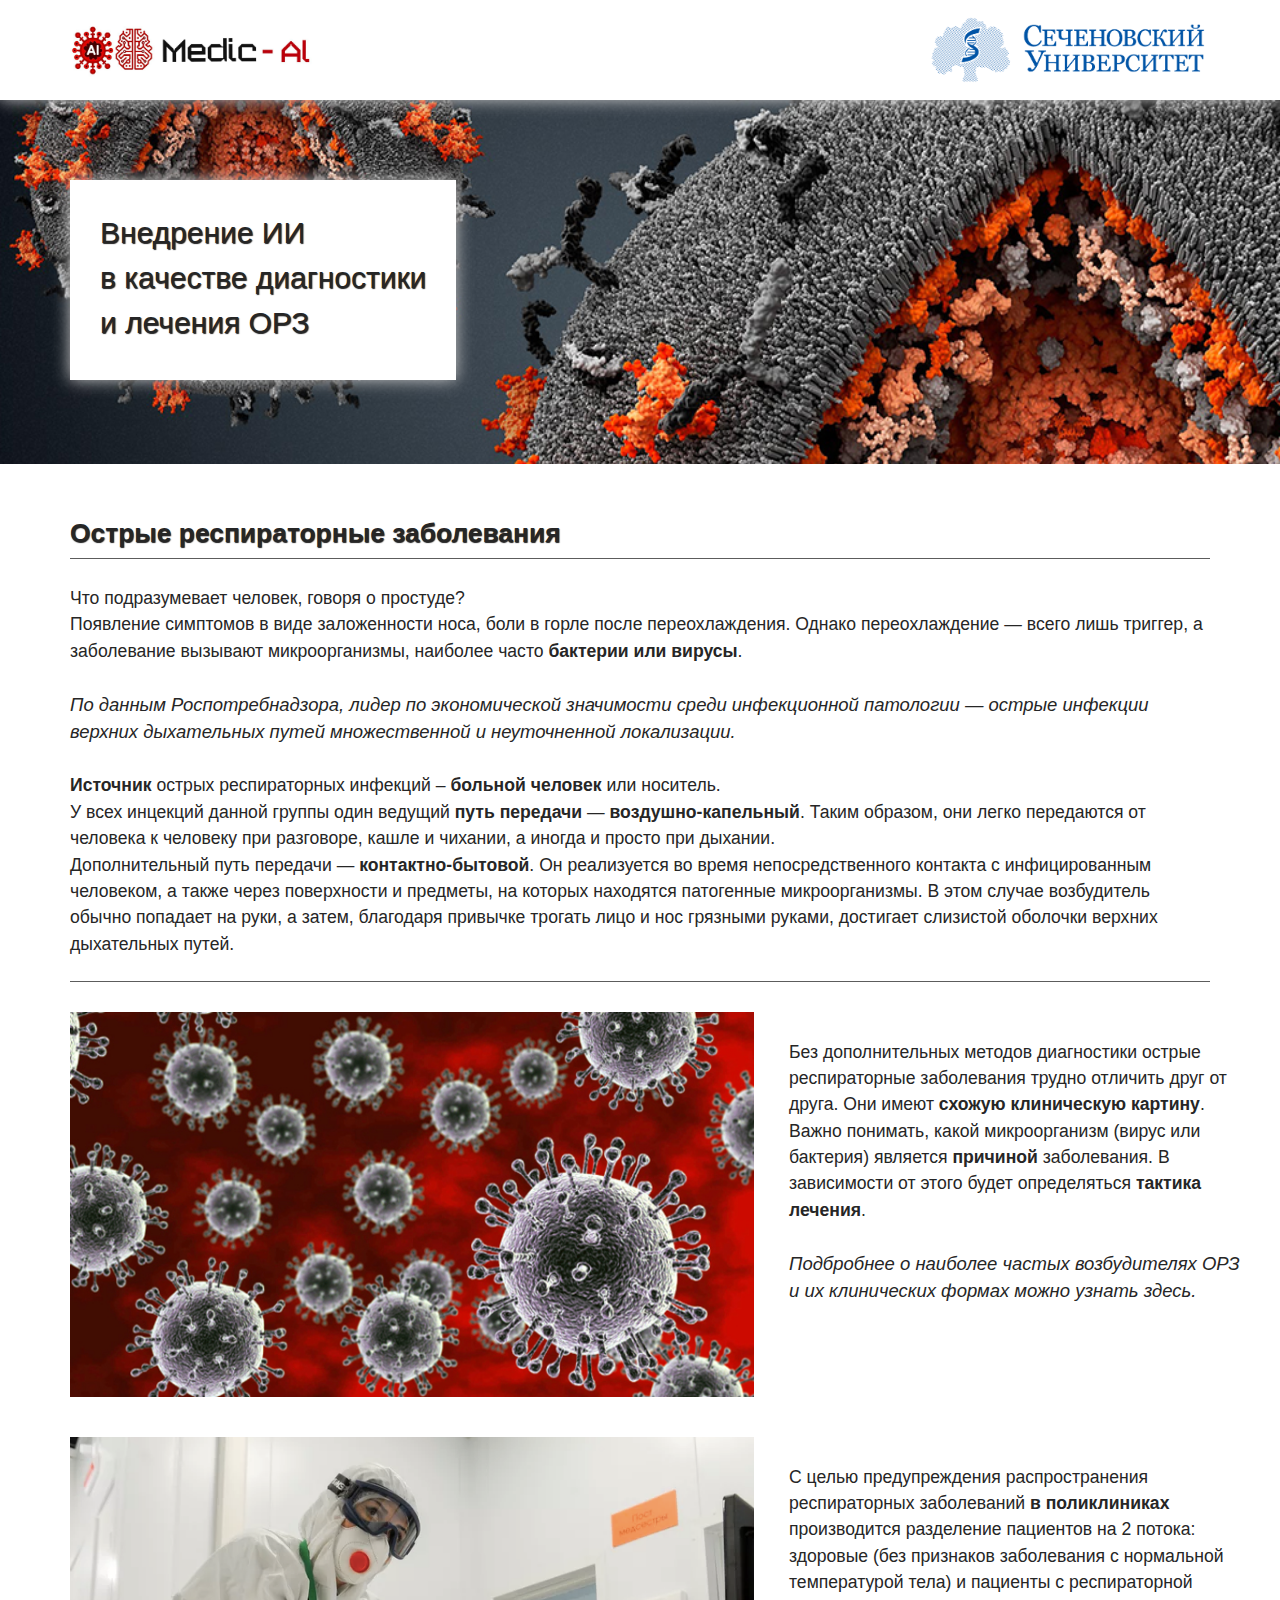
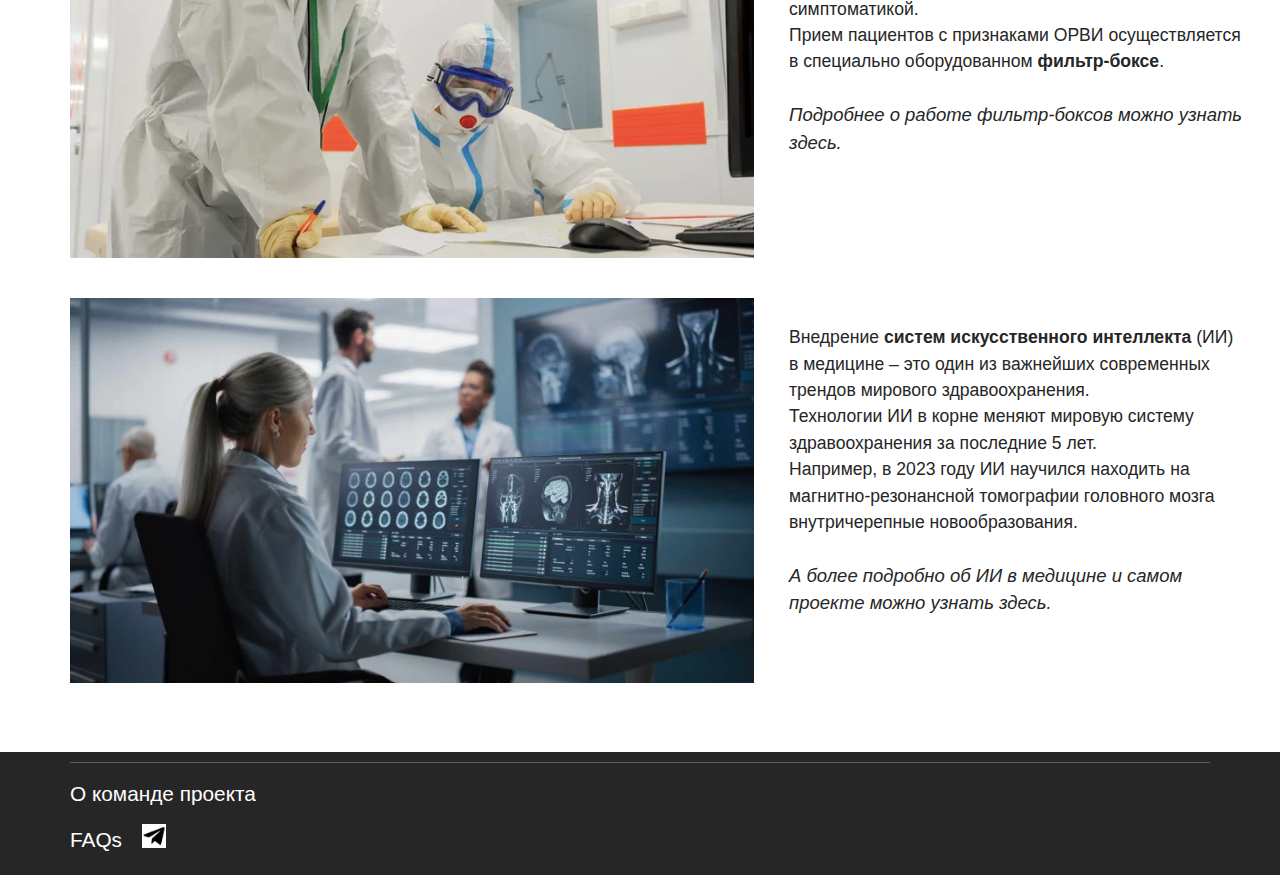
<file: index.html>
<!DOCTYPE html>
<html lang="ru">

<head>
  <meta charset="UTF-8">
  <link rel="stylesheet" href="CSS/!main.css">

  <title>ОРЗ</title>
</head>

<body>

  <div class="nav">
    <div class="nav-panel container">
      <div class="nav-logo">
        <a href="index.html"><img src="PHOTO/logomed.png"></a>
      </div>
      <div class="nav-cabinet">
        <a href="https://www.sechenov.ru"><img src="PHOTO/logosech.jpg"></a>
      </div>
    </div>
  </div>

  
</div>
  <div class="hero">
    <div class="container">
      <div class="hero-info">
        <h1>Внедрение ИИ <br>
        в качестве диагностики <br> 
        и лечения ОРЗ
        </h1>
        </div>
      </div>
    </div>
  

    <div class="container">
    <div class="shrift">
    <h2 class="stores-header"><b>Острые респираторные заболевания</b></h2>
    <hr class="footer-hr"></hr>
    <br>
    
   <div>Что подразумевает человек, говоря о простуде? <br> Появление симптомов в виде заложенности носа, боли в горле после переохлаждения. Однако переохлаждение — всего лишь триггер, а заболевание вызывают микроорганизмы, наиболее часто <strong>бактерии или вирусы</strong>.</div>
   <br>
   <div><i>По данным Роспотребнадзора, лидер по экономической значимости среди инфекционной патологии — острые инфекции верхних дыхательных путей множественной и неуточненной локализации.</i></div>
    <br>
   <div><strong>Источник</strong> острых респираторных инфекций – <strong>больной человек</strong> или носитель. </div>
    <div>У всех инцекций данной группы один ведущий <strong>путь передачи</strong> — <strong>воздушно-капельный</strong>. Таким образом, они легко передаются от человека к человеку при разговоре, кашле и чихании, а иногда и просто при дыхании.</div>
   <div>Дополнительный путь передачи — <strong>контактно-бытовой</strong>. Он реализуется во время непосредственного контакта с инфицированным человеком, а также через поверхности и предметы, на которых находятся патогенные микроорганизмы. В этом случае возбудитель обычно попадает на руки, а затем, благодаря привычке трогать лицо и нос грязными руками, достигает слизистой оболочки верхних дыхательных путей.</div> 
  </div>
  <br>
  <hr class="footer-hr"></hr>
   <div class="stores-cards">
      <a href="zaraza.html">
        <div class="stores-card-pic">
          <img src="PHOTO/zaraz.png">
        </div>
      </a>

      <a href="zaraza.html">
        <br>
        <div>Без дополнительных методов диагностики острые респираторные заболевания трудно отличить друг от друга. Они имеют <strong>схожую клиническую картину</strong>. Важно понимать, какой микроорганизм (вирус или бактерия) является <strong>причиной</strong> заболевания. 
        В зависимости от этого будет определяться <strong>тактика лечения</strong>.</div>
      <div><br><i>Подбробнее о наиболее частых возбудителях ОРЗ и их клинических формах можно узнать здесь.</i></div>
      </a>
      
      <a href="filtrbox.html">
        <div class="stores-card-pic">
          <img src="PHOTO/box.png">
        </div>
      </a>

      <a href="filtrbox.html">
      <br>
      <div>С целью предупреждения распространения респираторных заболеваний <strong>в поликлиниках</strong> производится разделение пациентов на 2 потока: здоровые (без признаков заболевания с нормальной температурой тела) и пациенты с респираторной симптоматикой. <br>Прием пациентов с признаками ОРВИ осуществляется в специально оборудованном <strong>фильтр-боксе</strong>.</div>
      <div><br><i>Подробнее о работе фильтр-боксов можно узнать здесь.</i></div>       
      </a>
      
      <a href="iscint.html">
        <div class="stores-card-pic">
          <img src="PHOTO/isc.png">
        </div>
      </a>

      <a href="iscint.html">
       <br> <div>Внедрение <strong>систем искусственного интеллекта</strong> (ИИ) в медицине – это один из важнейших современных трендов мирового здравоохранения. </div>
      <div>Технологии ИИ в корне меняют мировую систему здравоохранения за последние 5 лет.</div>
       <div>Например, в 2023 году ИИ научился находить на магнитно-резонансной томографии головного мозга внутричерепные новообразования.</div>
       <div><br><i>А более подробно об ИИ в медицине и самом проекте можно узнать здесь.</i></div>
      </a>
    </div>
  </div>

  <br>

  <div class="footer">
    <div class="container">
      <hr class="footer-hr"></hr>
      <div class="footer-links"><a href="artem.html">О команде проекта</a></div>
      <div class="footer-links"><a href="http://t.me/mrblackarty">FAQs</a><img src="PHOTO/teleg.png"></div>
    </div>
  </div>

</body>
</html>
</file>
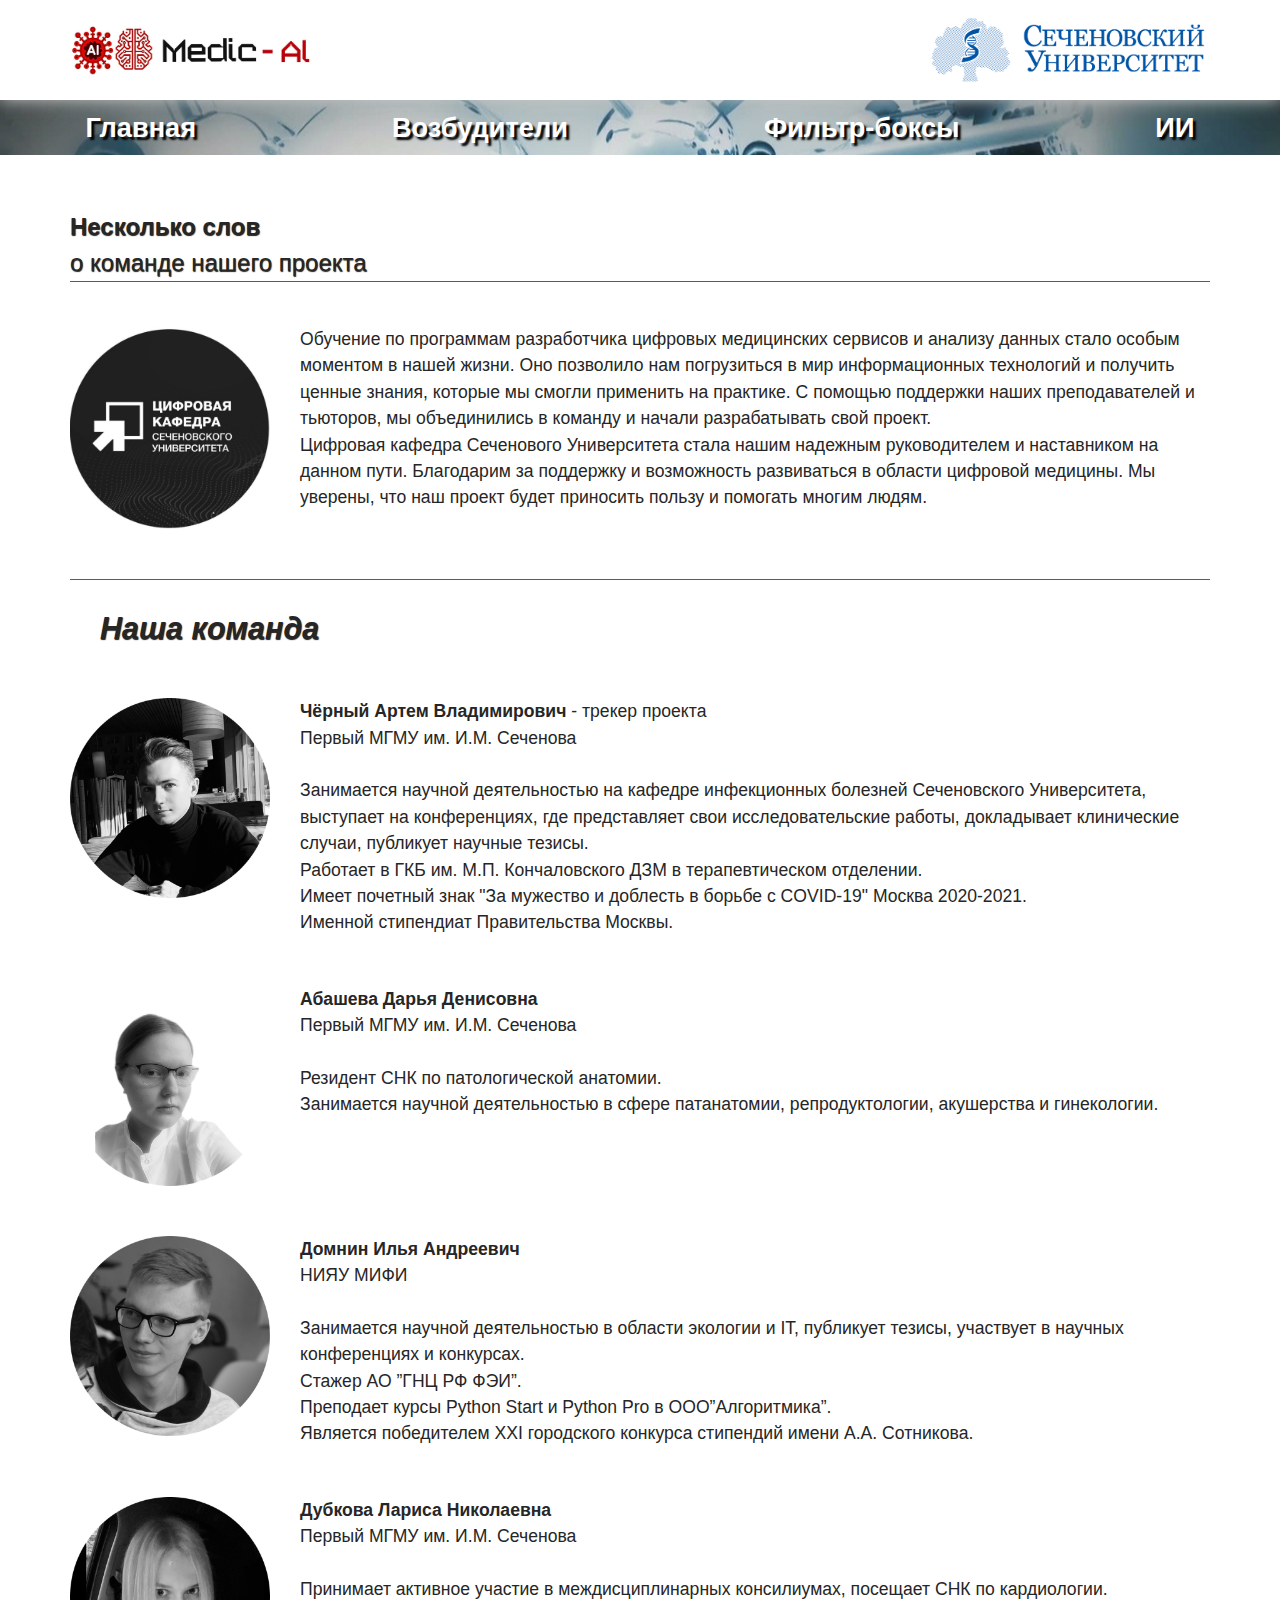
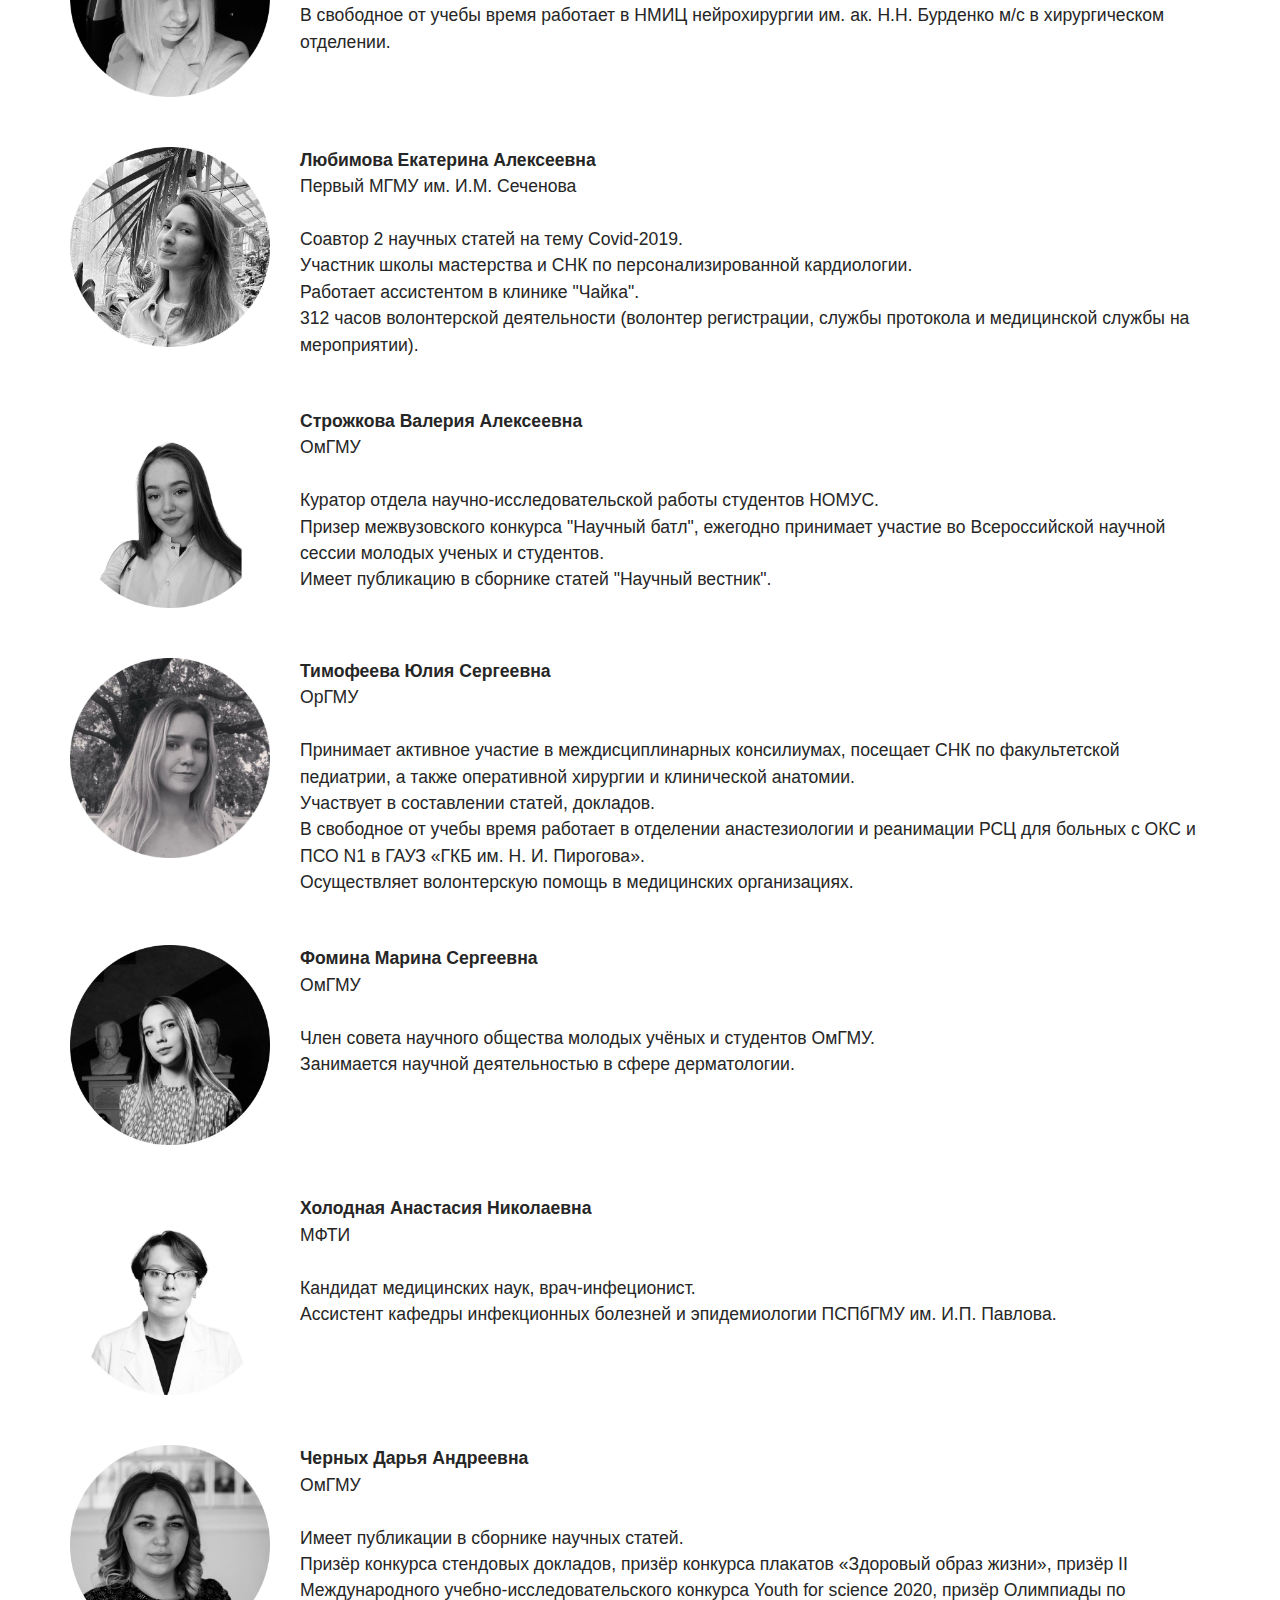
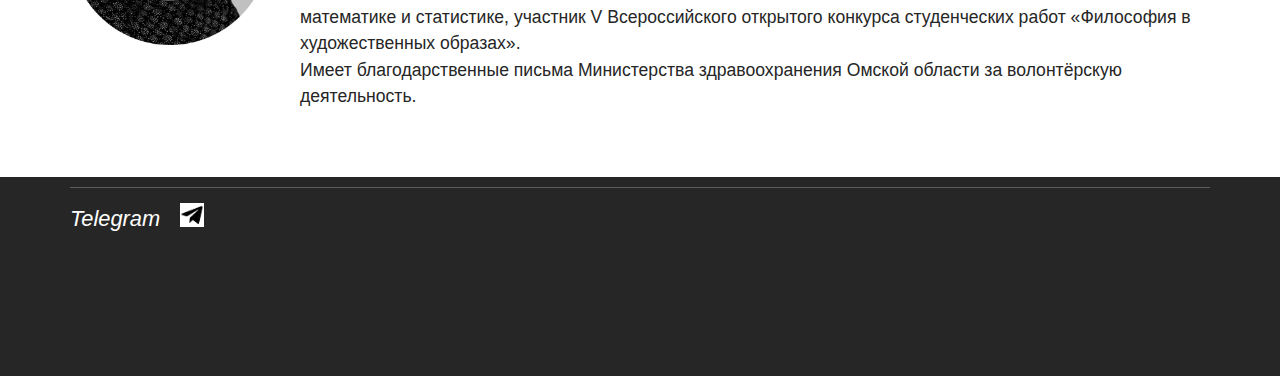
<file: artem.html>
<!DOCTYPE html>
<html lang="ru">

<head>
  <meta charset="UTF-8">
  <link rel="stylesheet" href="CSS/!main.css">
  
  <title>Возбудители ОРЗ</title>
</head>

<body>

  <div class="nav">
    <div class="nav-panel container">
      <div class="nav-logo">
        <a href="index.html"><img src="PHOTO/logomed.png"></a>
      </div>
      <div class="nav-cabinet">
        <a href="https://www.sechenov.ru"><img src="PHOTO/logosech.jpg"></a>
      </div>
    </div>
  </div>

  <div class="stranici">
    <div class="tabs"><a href="index.html"><b>Главная</b></a></div> 
    <div class="tabs"><a href="zaraza.html"><b>Возбудители</b></a></div>
    <div class="tabs"><a href="filtrbox.html"><b>Фильтр-боксы</b></a></div>
    <div class="tabs"><a href="iscint.html"><b>ИИ</b></a></div>
  </div>

<div class="container">
  <br>
  <h2><strong>Несколько слов</strong></h2>
  <h3>о команде нашего проекта</h3>
  <hr class="footer-hr"></hr>
  
<br>
  <div class="shrift">

  <div class="stores-cordes">
    <div class="stores-card-pic">
    <img src="PHOTO/kafedra.jpg"></div>
    <div>Обучение по программам разработчика цифровых медицинских сервисов и анализу данных стало особым моментом в нашей жизни. Оно позволило нам погрузиться в мир информационных технологий и получить ценные знания, которые мы смогли применить на практике. С помощью поддержки наших преподавателей и тьюторов, мы объединились в команду и начали разрабатывать свой проект.

      <br>Цифровая кафедра Сеченового Университета стала нашим надежным руководителем и наставником на данном пути. Благодарим за поддержку и возможность развиваться в области цифровой медицины. Мы уверены, что наш проект будет приносить пользу и помогать многим людям.</div>
  </div>
<br>
<hr class="footer-hr"></hr>
<br>
  <div class="shriftzag"><div class="tab2"><h3><b><i>Наша команда</i></b></h3></div></div>
<br>
  <div class="stores-cordes">
   <div class="stores-card-pic">
   <img src="PHOTO/artem.jpg">
   </div>
   <div><b>Чёрный Артем Владимирович</b> - трекер проекта 
    <br>Первый МГМУ им. И.М. Сеченова
    <br>
    <br>Занимается научной деятельностью на кафедре инфекционных болезней Сеченовского Университета, выступает на конференциях, где представляет свои исследовательские работы, докладывает клинические случаи, публикует научные тезисы.
    <br>Работает в ГКБ им. М.П. Кончаловского ДЗМ в терапевтическом отделении.
    <br>Имеет почетный знак "За мужество и доблесть в борьбе с COVID-19" Москва 2020-2021.
    <br>Именной стипендиат Правительства Москвы.</div>
    
    <div class="stores-card-pic">
      <img src="PHOTO/abasheva.jpg">
      </div>
      <div><b>Абашева Дарья Денисовна</b> 
      <br>Первый МГМУ им. И.М. Сеченова
      <br>
      <br>Резидент СНК по патологической анатомии.
      <br>Занимается научной деятельностью в сфере патанатомии, репродуктологии, акушерства и гинекологии.</div>
   
    <div class="stores-card-pic">
        <img src="PHOTO/domnin.jpg">
        </div>
        <div><b>Домнин Илья Андреевич</b> 
        <br>НИЯУ МИФИ
        <br>
        <br>Занимается научной деятельностью в области экологии и IT, публикует тезисы, участвует в научных конференциях и конкурсах. 
        <br>Стажер АО ”ГНЦ РФ ФЭИ”.
        <br>Преподает курсы Python Start и Python Pro в ООО”Алгоритмика”.
        <br>Является победителем XXI городского конкурса стипендий имени А.А. Сотникова.</div>  

    <div class="stores-card-pic">
      <img src="PHOTO/lara.jpg">
      </div>
      <div><b>Дубкова Лариса Николаевна</b> 
       <br>Первый МГМУ им. И.М. Сеченова 
       <br>
       <br>Принимает активное участие в междисциплинарных консилиумах, посещает СНК по кардиологии.
       <br>В свободное от учебы время работает в НМИЦ нейрохирургии им. ак. Н.Н. Бурденко м/с в хирургическом отделении.</div>

    <div class="stores-card-pic">
        <img src="PHOTO/lubimova.jpg">
        </div>
        <div><b>Любимова Екатерина Алексеевна</b> 
        <br>Первый МГМУ им. И.М. Сеченова
        <br>
        <br>Соавтор 2 научных статей на тему Covid-2019.
        <br>Участник школы мастерства и СНК по персонализированной кардиологии.
        <br>Работает ассистентом в клинике "Чайка".
        <br>312 часов волонтерской деятельности (волонтер регистрации, службы протокола и медицинской службы на мероприятии).</div>

    <div class="stores-card-pic">
          <img src="PHOTO/strozhkova.jpg">
          </div>
          <div><b>Строжкова Валерия Алексеевна</b> 
          <br>ОмГМУ
          <br>
          <br>Куратор отдела научно-исследовательской работы студентов НОМУС. 
          <br>Призер межвузовского конкурса "Научный батл", ежегодно принимает участие во Всероссийской научной сессии молодых ученых и студентов.
          <br>Имеет публикацию в сборнике статей "Научный вестник".</div>   

    <div class="stores-card-pic">
          <img src="PHOTO/timofeeva.jpg">
          </div>
          <div><b>Тимофеева Юлия Сергеевна</b> 
          <br>ОрГМУ
          <br>
          <br>Принимает активное участие в междисциплинарных консилиумах, посещает СНК по факультетской педиатрии, а также оперативной хирургии и клинической анатомии. 
          <br>Участвует в составлении статей, докладов.
          <br>В свободное от учебы время работает в отделении анастезиологии и реанимации РСЦ для больных с ОКС и ПСО N1 в ГАУЗ «ГКБ им. Н. И. Пирогова».
          <br>Осуществляет волонтерскую помощь в медицинских организациях.</div>   

        <div class="stores-card-pic">
       <img src="PHOTO/fomina.jpg">
       </div>
       <div><b>Фомина Марина Сергеевна</b> 
       <br>ОмГМУ
       <br>
       <br>Член совета научного общества молодых учёных и студентов ОмГМУ.
       <br>Занимается научной деятельностью в сфере дерматологии.</div>

  
  <div class="stores-card-pic">
          <img src="PHOTO/holodnaya.jpg">
          </div>
          <div><b>Холодная Анастасия Николаевна</b> 
          <br>МФТИ
          <br>
          <br>Кандидат медицинских наук, врач-инфеционист.
          <br>Ассистент кафедры инфекционных болезней и эпидемиологии ПСПбГМУ им. И.П. Павлова.</div>    

    <div class="stores-card-pic">
        <img src="PHOTO/chernih.jpg">
        </div>   
        <div><b>Черных Дарья Андреевна</b>
        <br>ОмГМУ
        <br>
        <br>Имеет публикации в сборнике научных статей.
        <br>Призёр конкурса стендовых докладов, призёр конкурса плакатов «Здоровый образ жизни», призёр II Международного учебно-исследовательского конкурса Youth for science 2020, призёр Олимпиады по математике и статистике, участник V Всероссийского открытого конкурса студенческих работ «Философия в художественных образах».
        <br>Имеет благодарственные письма Министерства здравоохранения Омской области за волонтёрскую деятельность.</div>   
  
</div>
  </div>
</div>
<br>
<br>

<div class="footer">
  <div class="container">
    <hr class="footer-hr"></hr>
    
    <div class="footer-links"><a href="http://t.me/mrblackarty"><i>Telegram</i></a><img src="PHOTO/teleg.png"></div>
    <br>
    <br>
    <br>
    <br>
    <br>
  </div>
</div>

</body>
</html>
</file>
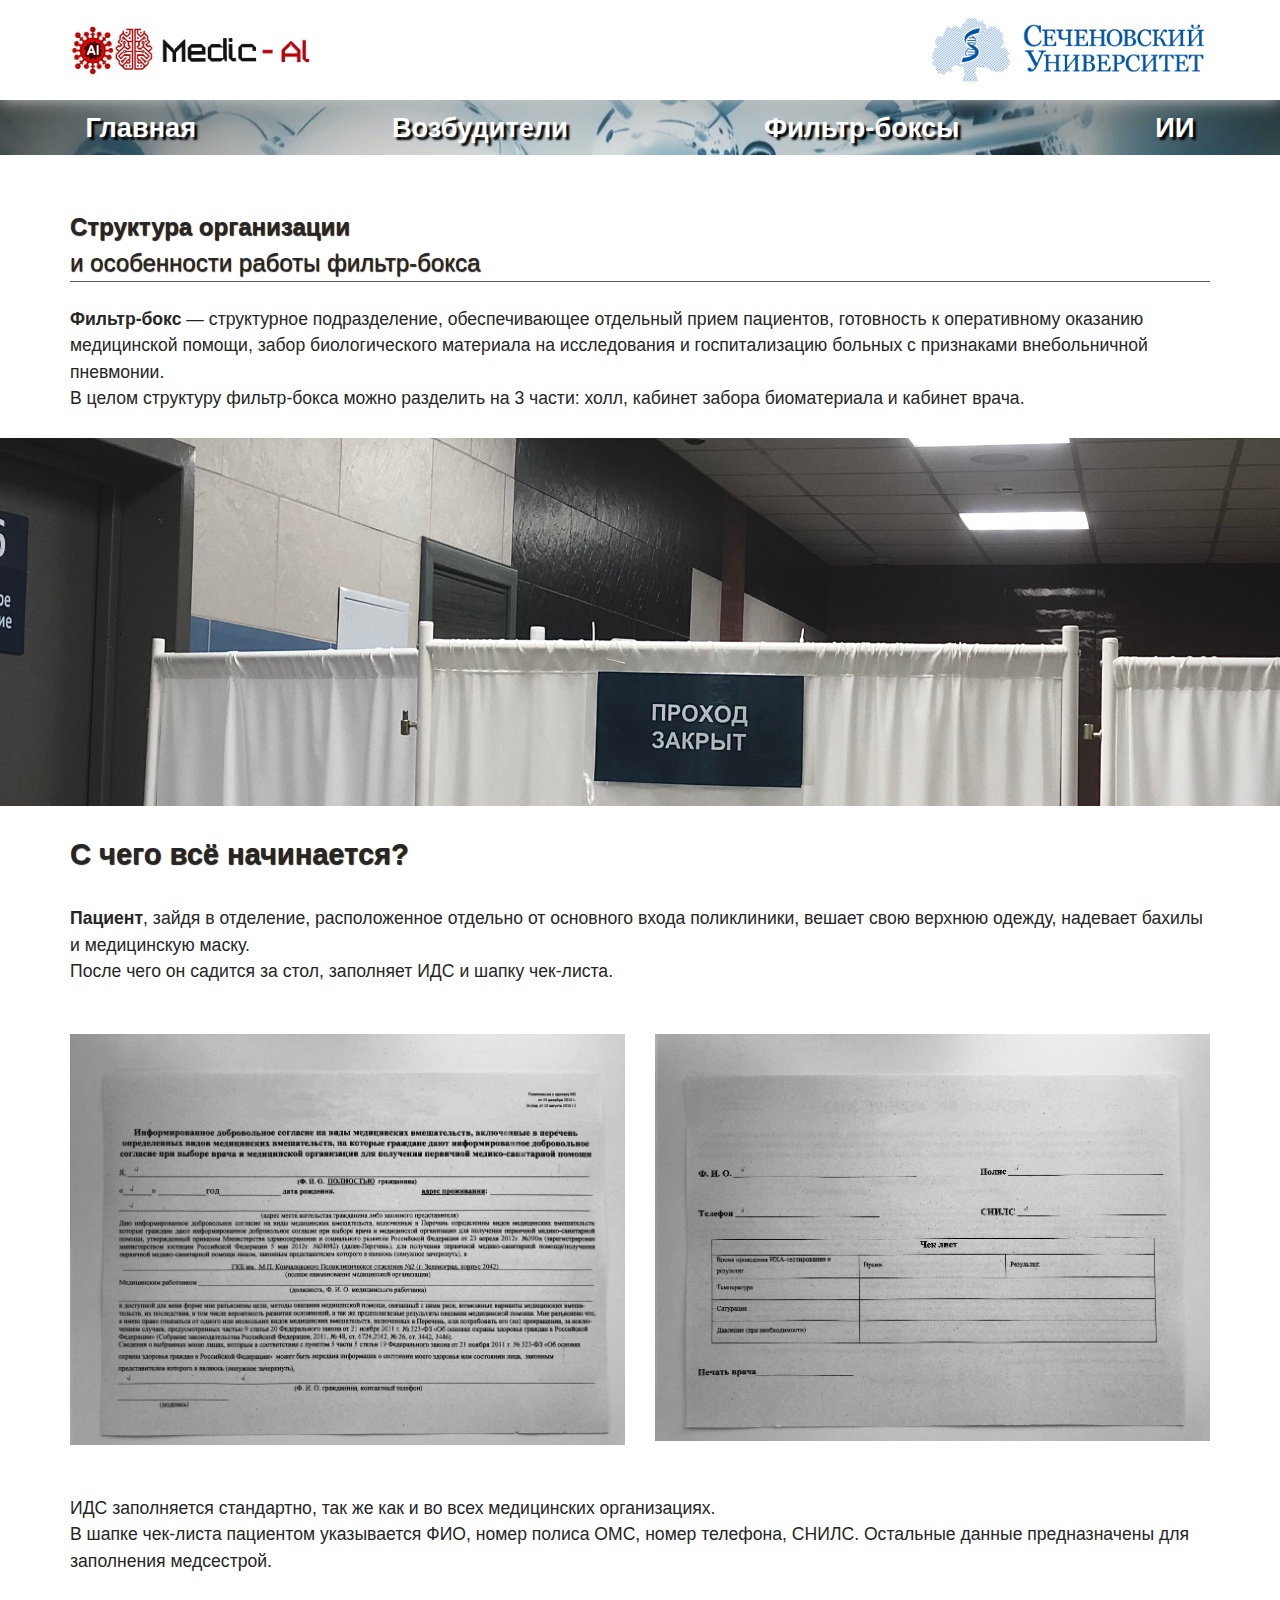
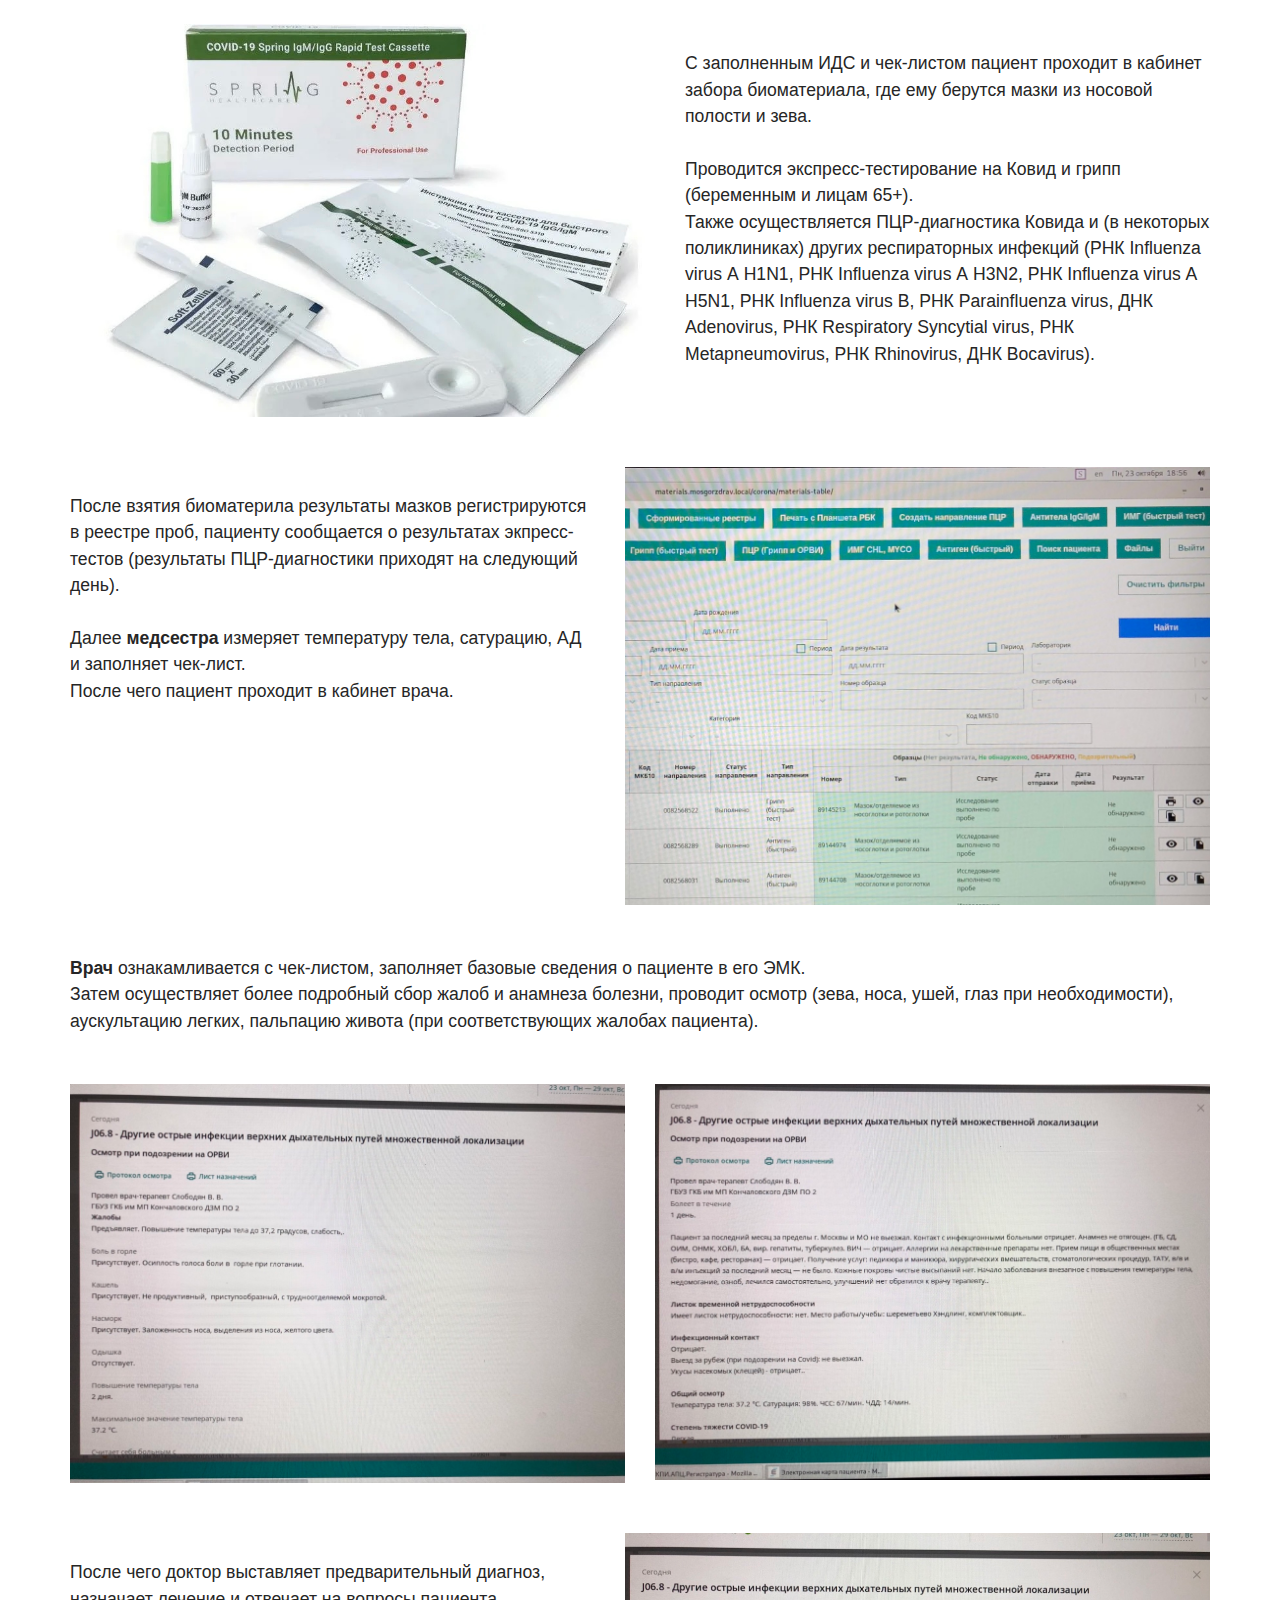
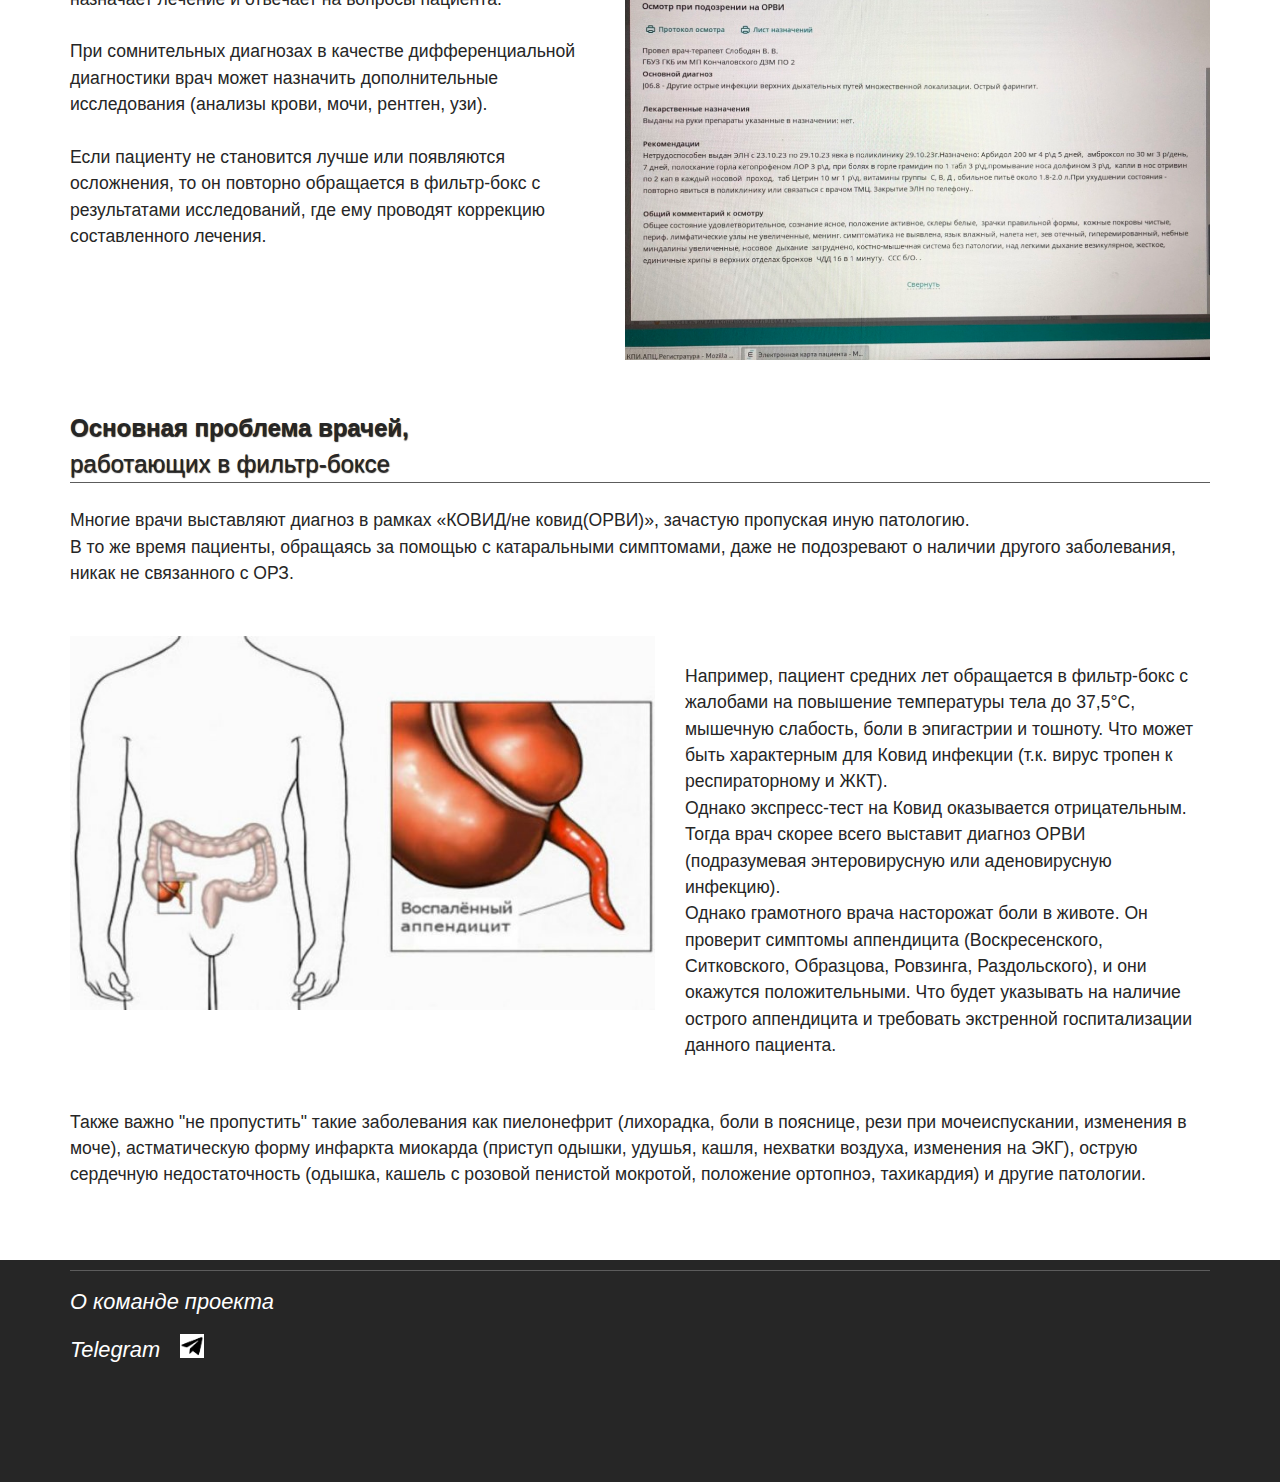
<file: filtrbox.html>
<!DOCTYPE html>
<html lang="ru">

<head>
  <meta charset="UTF-8">
  <link rel="stylesheet" href="CSS/!main.css">
  
  <title>Возбудители ОРЗ</title>
</head>

<body>

  <div class="nav">
    <div class="nav-panel container">
      <div class="nav-logo">
        <a href="index.html"><img src="PHOTO/logomed.png"></a>
      </div>
      <div class="nav-cabinet">
        <a href="https://www.sechenov.ru"><img src="PHOTO/logosech.jpg"></a>
      </div>
    </div>
  </div>

  <div class="stranici">
    <div class="tabs"><a href="index.html"><b>Главная</b></a></div> 
    <div class="tabs"><a href="zaraza.html"><b>Возбудители</b></a></div>
    <div class="tabs"><a href="filtrbox.html"><b>Фильтр-боксы</b></a></div>
    <div class="tabs"><a href="iscint.html"><b>ИИ</b></a></div>
  </div>
  
<br>
<div class="container">
     <h2><strong>Структура организации</strong></h2>
     <h3>и особенности работы фильтр-бокса</h3>
     <hr class="footer-hr"></hr>
     <br>
</div>

<div class="shrift">
<div class="container">
  <div><b>Фильтр-бокс</b> — структурное подразделение, обеспечивающее отдельный прием пациентов, готовность к оперативному оказанию медицинской помощи, забор биологического материала на исследования и госпитализацию больных с признаками внебольничной пневмонии.<br>
  В целом структуру фильтр-бокса можно разделить на 3 части: холл, кабинет забора биоматериала и кабинет врача.</div>
</div>
<br>
<div class="stores-card-pic">
  <img src="PHOTO/f1.jpg">
</div>
<br>
<div class="container">
  <div><div class="shriftzag"><h3><b>С чего всё начинается?</b></h3><br></div>
  <b>Пациент</b>, зайдя в отделение, расположенное отдельно от основного входа поликлиники, вешает свою верхнюю одежду, надевает бахилы и медицинскую маску.
  <br>После чего он садится за стол, заполняет ИДС и шапку чек-листа.</div>
 <div class="storus-cordus">
  <div class="stores-card-pic">
    <img src="PHOTO/f2.jpg">
  </div>
  <div class="stores-card-pic">
      <img src="PHOTO/f3.jpg">
  </div>
 </div>
  <div>ИДС заполняется стандартно, так же как и во всех медицинских организациях. 
    <br>В шапке чек-листа пациентом указывается ФИО, номер полиса ОМС, номер телефона, СНИЛС. Остальные данные предназначены для заполнения медсестрой.</div>
  
  <div class="storus-cordus1">
    <div class="stores-card-pic">
      <img src="PHOTO/f4.jpg">
      </div>

 <div><br>С заполненным ИДС и чек-листом пациент проходит в кабинет забора биоматериала, где ему берутся мазки из носовой полости и зева. <br>
  <br>Проводится экспресс-тестирование на Ковид и грипп (беременным и лицам 65+). <br>Также осуществляется ПЦР-диагностика Ковида и (в некоторых поликлиниках) других респираторных инфекций (РНК Influenza virus А H1N1,  РНК Influenza virus А H3N2, РНК Influenza virus А H5N1, РНК Influenza virus В, РНК Parainfluenza virus, ДНК Adenovirus, РНК Respiratory Syncytial virus, РНК Metapneumovirus, РНК Rhinovirus, ДНК Bocavirus). </div>
  </div>

  <div class="storus-cordus2">
  <div><br>После взятия биоматерила результаты мазков регистрируются в реестре проб, пациенту сообщается о результатах экпресс-тестов (результаты ПЦР-диагностики приходят на следующий день).<br><br>
  Далее <b>медсестра</b> измеряет температуру тела, сатурацию, АД и заполняет чек-лист. <br>
  После чего пациент проходит в кабинет врача.</div>
  <div class="stores-card-pic">
    <img src="PHOTO/f5.jpg">
    </div>
  </div>

  <div><b>Врач</b> ознакамливается с чек-листом, заполняет базовые сведения о пациенте в его ЭМК. <br>
  Затем осуществляет более подробный сбор жалоб и анамнеза болезни, проводит осмотр (зева, носа, ушей, глаз при необходимости), аускультацию легких, пальпацию живота (при соответствующих жалобах пациента).</div>

  <div class="storus-cordus">
    <div class="stores-card-pic">
      <img src="PHOTO/f6.jpg">
      </div>
      <div class="stores-card-pic">
        <img src="PHOTO/f7.jpg">
        </div>
  </div>
  <div class="storus-cordus2">
  <div><br>После чего доктор выставляет предварительный диагноз, назначает лечение и отвечает на вопросы пациента.
  <br><br>При сомнительных диагнозах в качестве дифференциальной диагностики врач может назначить дополнительные исследования (анализы крови, мочи, рентген, узи).
  <br><br>Если пациенту не становится лучше или появляются осложнения, то он повторно обращается в фильтр-бокс с результатами исследований, где ему проводят коррекцию составленного лечения.</div>
  <div class="stores-card-pic">
    <img src="PHOTO/f8.jpg">
    </div>
  </div>
  </div>
</div>
 <div class="container">
  <h2><strong>Основная проблема врачей,</strong></h2>
    <h3>работающих в фильтр-боксе</h3>
    <hr class="footer-hr"></hr>
    <br>
   <div class="shrift">
  <div>Многие врачи выставляют диагноз в рамках «КОВИД/не ковид(ОРВИ)», зачастую пропуская иную патологию.<br>
  В то же время пациенты, обращаясь за помощью с катаральными симптомами, даже не подозревают о наличии другого заболевания, никак не связанного с ОРЗ.</div>
  <div class="storus-cordus1">
    <div class="stores-card-pic">
      <img src="PHOTO/f9.jpg">
      </div>
  <div><br>Например, пациент средних лет обращается в фильтр-бокс с жалобами на повышение температуры тела до 37,5°С, мышечную слабость, боли в эпигастрии и тошноту. Что может быть характерным для Ковид инфекции (т.к. вирус тропен к респираторному и ЖКТ).<br> Однако экспресс-тест на Ковид оказывается отрицательным. Тогда врач скорее всего выставит диагноз ОРВИ (подразумевая энтеровирусную или аденовирусную инфекцию).
  <br>Однако грамотного врача насторожат боли в животе. Он проверит симптомы аппендицита (Воскресенского, Ситковского, Образцова, Ровзинга, Раздольского), и они окажутся положительными. Что будет указывать на наличие острого аппендицита и требовать экстренной госпитализации данного пациента. </div>
</div>
  <div>Также важно "не пропустить" такие заболевания как пиелонефрит (лихорадка, боли в пояснице, рези при мочеиспускании, изменения в моче), 
  астматическую форму инфаркта миокарда (приступ одышки, удушья, кашля, нехватки воздуха, изменения на ЭКГ), 
  острую сердечную недостаточность (одышка, кашель с розовой пенистой мокротой, положение ортопноэ, тахикардия) и другие патологии.</div>
</div>
</div>
<br>
<br>
<br>

<div class="footer">
  <div class="container">
    <hr class="footer-hr"></hr>
    <div class="footer-links"><a href="artem.html"><i>О команде проекта</i></a></div>
      <div class="footer-links"><a href="http://t.me/mrblackarty"><i>Telegram</i></a><img src="PHOTO/teleg.png"></div>
    <br>
    <br>
    <br>
    <br>
  </div>
</div>

</body>
</html>
</file>
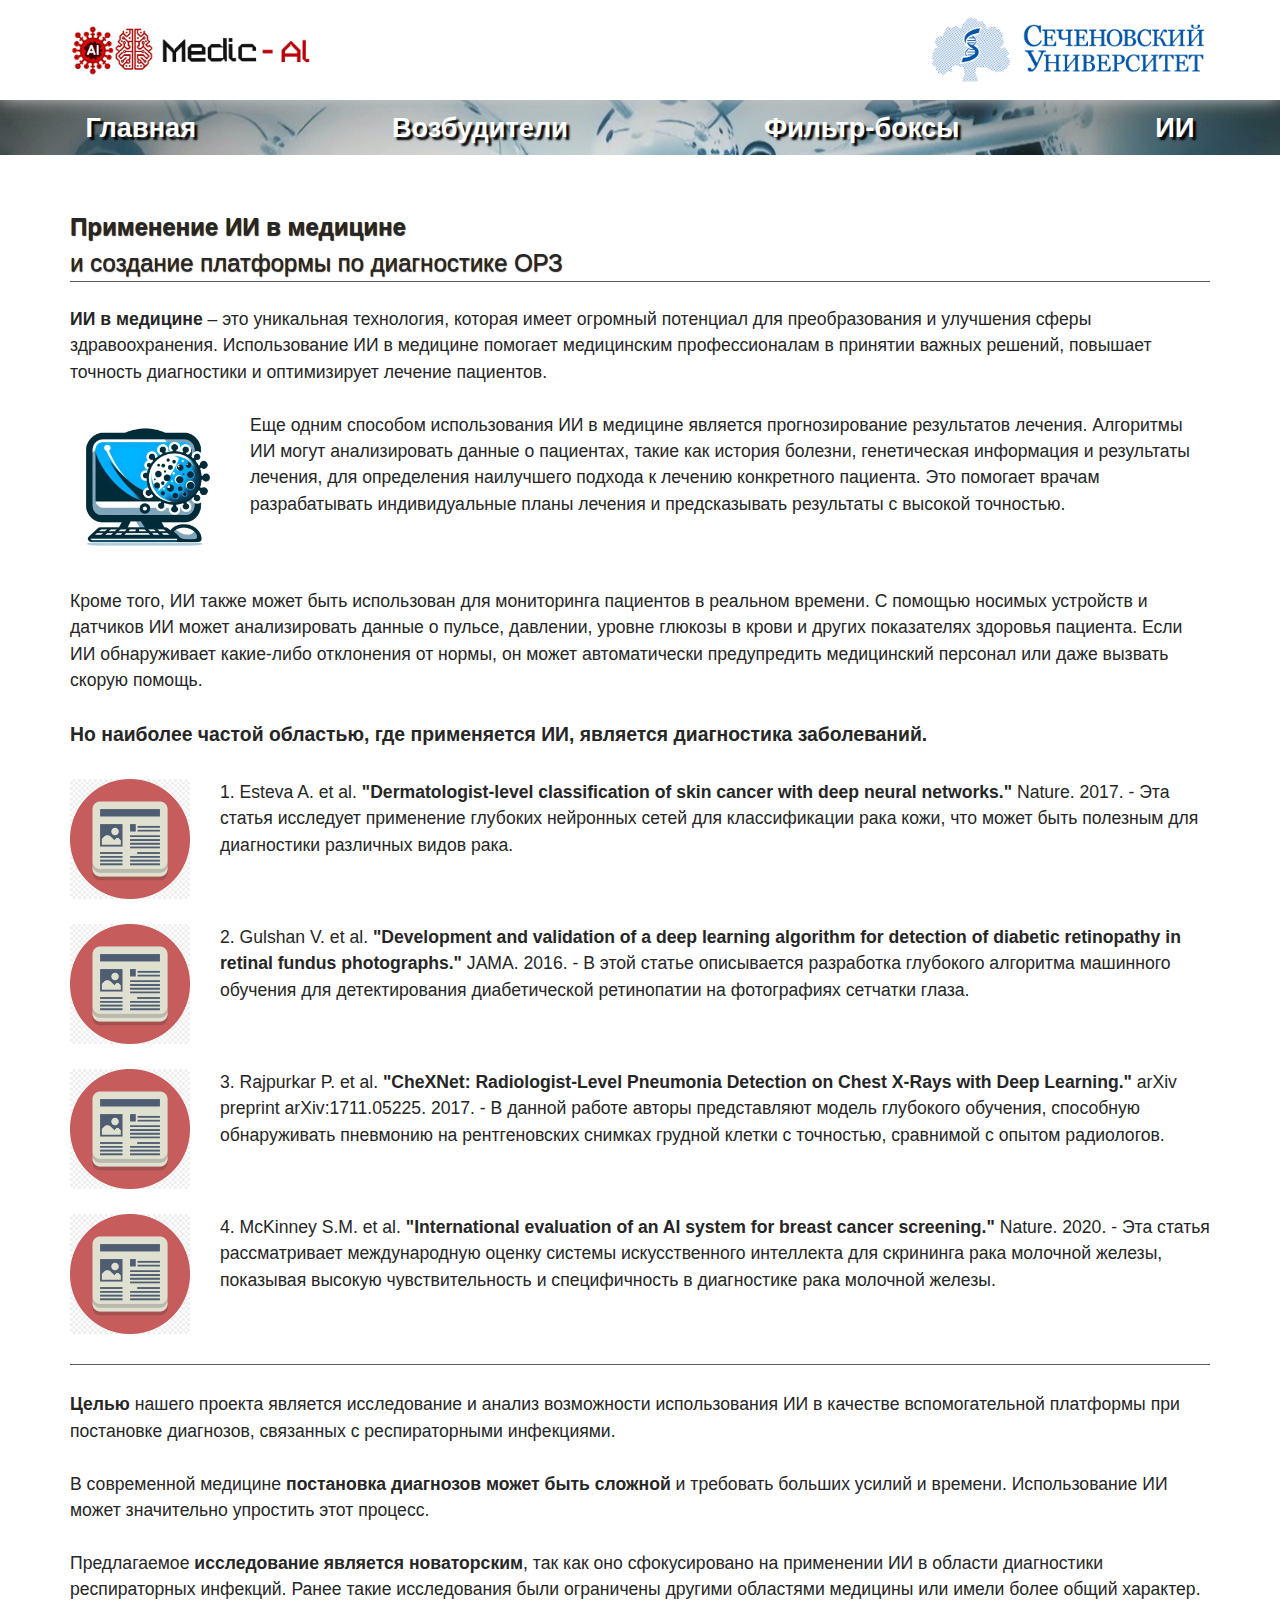
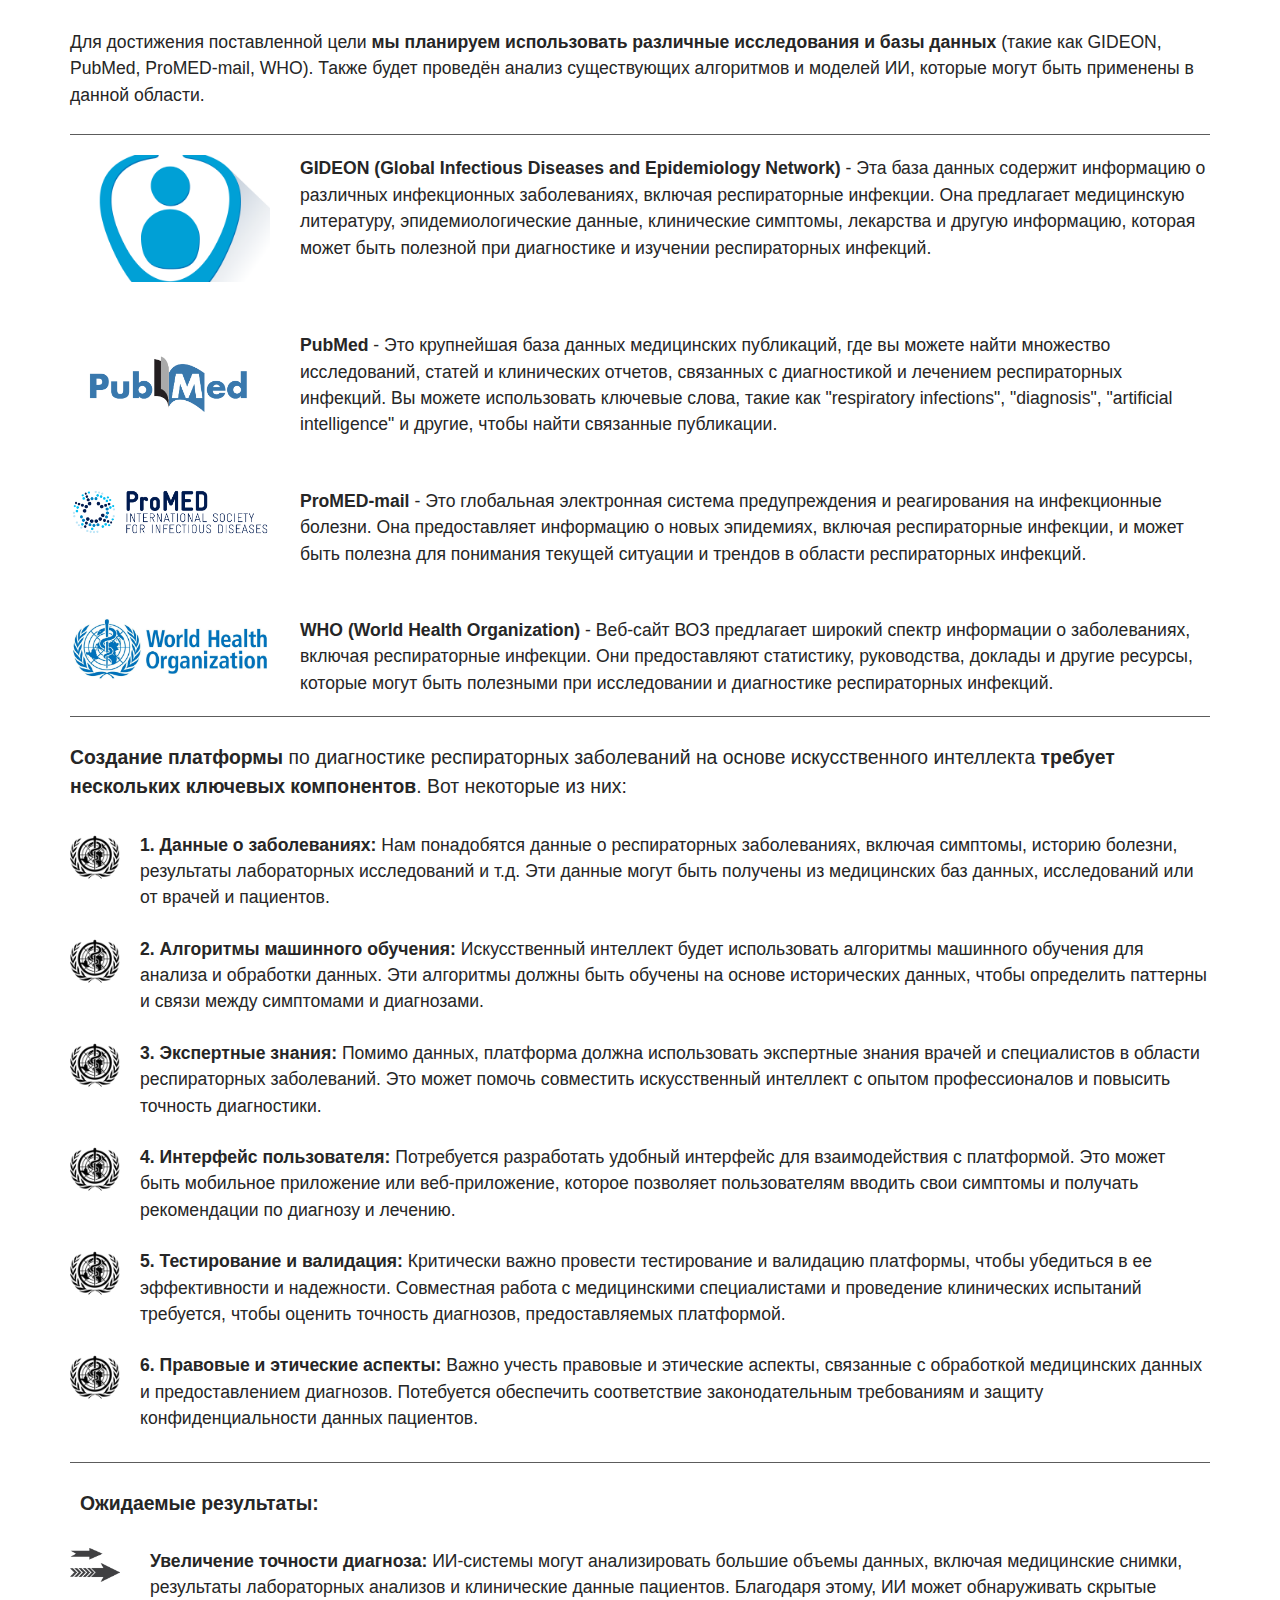
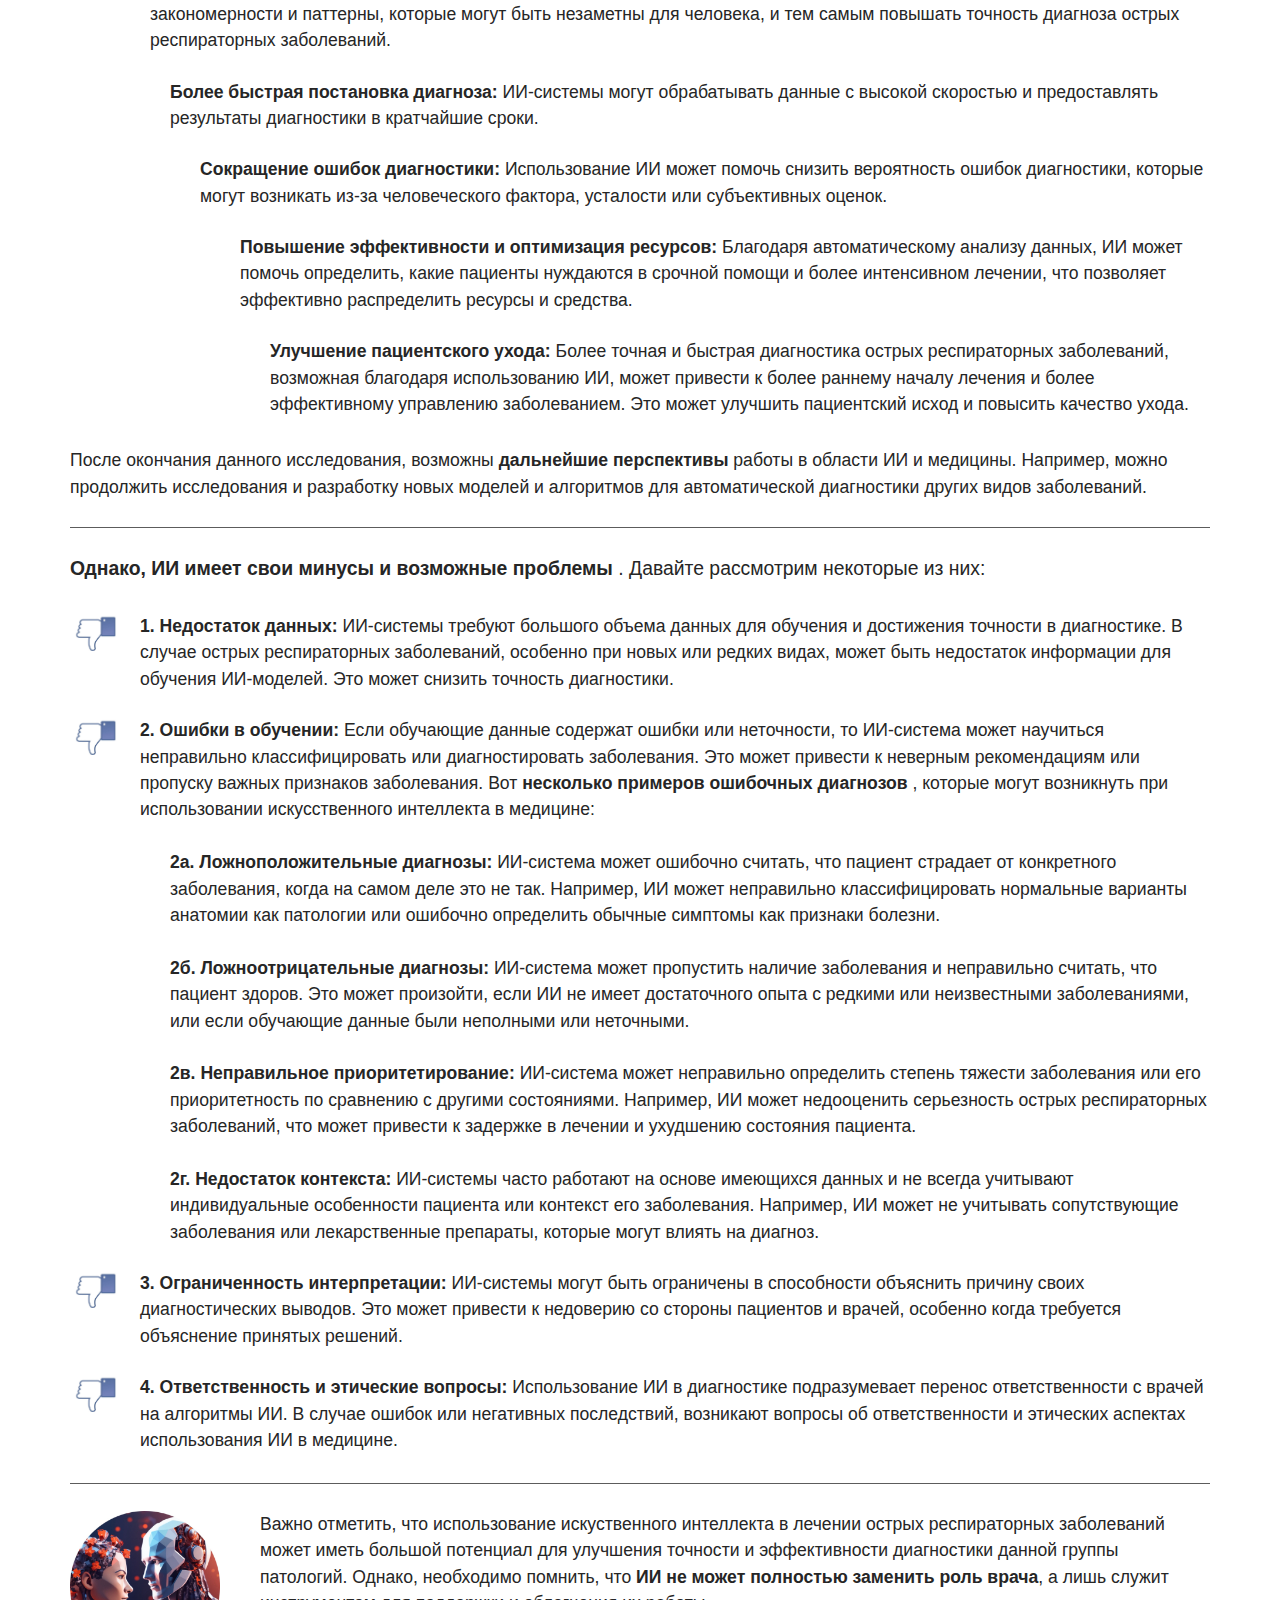
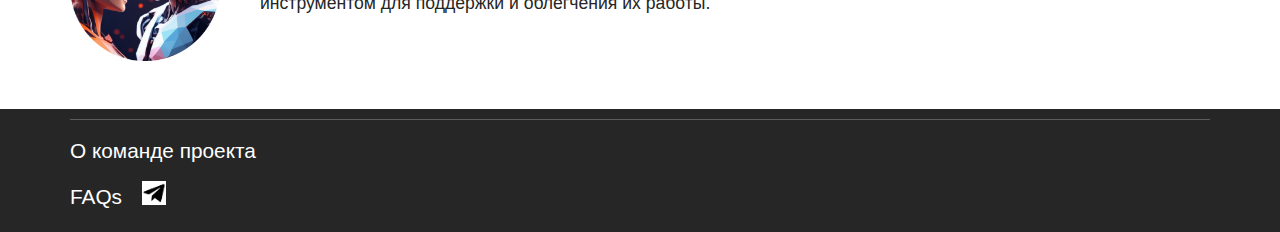
<file: iscint.html>
<!DOCTYPE html>
<html lang="ru">

<head>
  <meta charset="UTF-8">
  <link rel="stylesheet" href="CSS/!main.css">
  
  <title>Возбудители ОРЗ</title>
</head>

<body>

  <div class="nav">
    <div class="nav-panel container">
      <div class="nav-logo">
        <a href="index.html"><img src="PHOTO/logomed.png"></a>
      </div>
      <div class="nav-cabinet">
        <a href="https://www.sechenov.ru"><img src="PHOTO/logosech.jpg"></a>
      </div>
    </div>
  </div>

  <div class="stranici">
    <div class="tabs1"><a href="index.html"><b>Главная</b></a></div> 
    <div class="tabs2"><a href="zaraza.html"><b>Возбудители</b></a></div>
    <div class="tabs3"><a href="filtrbox.html"><b>Фильтр-боксы</b></a></div>
    <div class="tabs3"><a href="iscint.html"><b>ИИ</b></a></div>
  </div>


<div class="container">
<br>
  <h2><strong>Применение ИИ в медицине </strong></h2>
    <h3>и создание платформы по диагностике ОРЗ</h3>
    <hr class="footer-hr"></hr>
    <br>
  <div class="shrift">

      <div><b>ИИ в медицине</b> – это уникальная технология, которая имеет огромный потенциал для преобразования и улучшения сферы здравоохранения.
        Использование ИИ в медицине помогает медицинским профессионалам в принятии важных решений, повышает точность диагностики и оптимизирует лечение пациентов.</div>
        <br>
        <div class="stor-cord2">
         <div class="stores-card-pic">
           <img src="PHOTO/comp.jpg">
          </div>
        <div>Еще одним способом использования ИИ в медицине является прогнозирование результатов лечения. Алгоритмы ИИ могут анализировать данные о пациентах, такие как история болезни, генетическая информация и результаты лечения, для определения наилучшего подхода к лечению конкретного пациента. Это помогает врачам разрабатывать индивидуальные планы лечения и предсказывать результаты с высокой точностью.</div>
      </div>
     <br>
      <div>Кроме того, ИИ также может быть использован для мониторинга пациентов в реальном времени. С помощью носимых устройств и датчиков ИИ может анализировать данные о пульсе, давлении, уровне глюкозы в крови и других показателях здоровья пациента. Если ИИ обнаруживает какие-либо отклонения от нормы, он может автоматически предупредить медицинский персонал или даже вызвать скорую помощь.</div>
       
        
        <br>
        <div class="shriftzag"><B>Но наиболее частой областью, где применяется ИИ, является диагностика заболеваний. </B>
        </div>
        <div class="stor-cord4">
        <div class="stores-card-pic">
          <a href="https://pubmed.ncbi.nlm.nih.gov/28117445/"><img src="PHOTO/statiya.jpg"></a>
          </div>
          <a href="https://pubmed.ncbi.nlm.nih.gov/28117445/">
          <div>1. Esteva A. et al. <b>"Dermatologist-level classification of skin cancer with deep neural networks."</b> Nature. 2017. - Эта статья исследует применение глубоких нейронных сетей для классификации рака кожи, что может быть полезным для диагностики различных видов рака.</div>
        </a>
          <div class="stores-card-pic">
            <a href="https://pubmed.ncbi.nlm.nih.gov/27898976/"><img src="PHOTO/statiya.jpg"></a>
            </div>
            <a href="https://pubmed.ncbi.nlm.nih.gov/27898976/">
            <div>2. Gulshan V. et al. <b>"Development and validation of a deep learning algorithm for detection of diabetic retinopathy in retinal fundus photographs."</b> JAMA. 2016. - В этой статье описывается разработка глубокого алгоритма машинного обучения для детектирования диабетической ретинопатии на фотографиях сетчатки глаза.</div>
          </a>
            <div class="stores-card-pic">
              <a href="https://arxiv.org/pdf/1711.05225.pdf"><img src="PHOTO/statiya.jpg"></a>
              </div>
              <a href="https://arxiv.org/pdf/1711.05225.pdf">
              <div>3. Rajpurkar P. et al. <b>"CheXNet: Radiologist-Level Pneumonia Detection on Chest X-Rays with Deep Learning."</b> arXiv preprint arXiv:1711.05225. 2017. - В данной работе авторы представляют модель глубокого обучения, способную обнаруживать пневмонию на рентгеновских снимках грудной клетки с точностью, сравнимой с опытом радиологов.</div>
            </a>
              <div class="stores-card-pic">
                <a href="https://pubmed.ncbi.nlm.nih.gov/31894144/"><img src="PHOTO/statiya.jpg"></a>
                </div>
                <a href="https://pubmed.ncbi.nlm.nih.gov/31894144/">
                <div>4. McKinney S.M. et al. <b>"International evaluation of an AI system for breast cancer screening."</b> Nature. 2020. - Эта статья рассматривает международную оценку системы искусственного интеллекта для скрининга рака молочной железы, показывая высокую чувствительность и специфичность в диагностике рака молочной железы.</div>
              </div>
            </a>
              <hr class="footer-hr"></hr>
              <br>
              <div><B>Целью</B> нашего проекта является исследование и анализ возможности использования ИИ в качестве вспомогательной платформы при постановке диагнозов, связанных с респираторными инфекциями.
                <Br>
                <Br>В современной медицине <B>постановка диагнозов может быть сложной</B> и требовать больших усилий и времени. Использование ИИ может значительно упростить этот процесс.
                  <Br>
                <Br>Предлагаемое <B>исследование является новаторским</B>, так как оно сфокусировано на применении ИИ в области диагностики респираторных инфекций. Ранее такие исследования были ограничены другими областями медицины или имели более общий характер.
                  <Br>
                <Br>Для достижения поставленной цели <b>мы планируем использовать различные исследования и базы данных </B>(такие как GIDEON, PubMed, ProMED-mail, WHO). Также будет проведён анализ существующих алгоритмов и моделей ИИ, которые могут быть применены в данной области.
              </div>
            
            <br>
            <hr class="footer-hr"></hr>
            <div class="stores-cordes">
              <div class="stores-card-pic">
                <a href="https://www.gideononline.com"><img src="PHOTO/gideon.png"></a>
                </div>
                <a href="https://www.gideononline.com">
                <div><B>GIDEON (Global Infectious Diseases and Epidemiology Network)</B> - Эта база данных содержит информацию о различных инфекционных заболеваниях, включая респираторные инфекции. Она предлагает медицинскую литературу, эпидемиологические данные, клинические симптомы, лекарства и другую информацию, которая может быть полезной при диагностике и изучении респираторных инфекций.</div>
              </a>
                <div class="stores-card-pic">
                  <a href="https://pubmed.ncbi.nlm.nih.gov"><img src="PHOTO/PubMed.png"></a>
                  </div>
                  <a href="https://pubmed.ncbi.nlm.nih.gov">
                  <div><B>PubMed </B>- Это крупнейшая база данных медицинских публикаций, где вы можете найти множество исследований, статей и клинических отчетов, связанных с диагностикой и лечением респираторных инфекций. Вы можете использовать ключевые слова, такие как "respiratory infections", "diagnosis", "artificial intelligence" и другие, чтобы найти связанные публикации.</div>
                  </a>
                  <div class="stores-card-pic">
                    <a href="https://promedmail.org"><img src="PHOTO/ProMED.png"></a>
                    </div>
                    <a href="https://promedmail.org">
                    <div><B>ProMED-mail </B>- Это глобальная электронная система предупреждения и реагирования на инфекционные болезни. Она предоставляет информацию о новых эпидемиях, включая респираторные инфекции, и может быть полезна для понимания текущей ситуации и трендов в области респираторных инфекций.</div>
                  </a>
                    <div class="stores-card-pic">
                      <a href="https://www.who.int"><img src="PHOTO/WHO1.jpg"></a>
                      </div>
                      <a href="https://www.who.int">
                      <div><B>WHO (World Health Organization) </B>- Веб-сайт ВОЗ предлагает широкий спектр информации о заболеваниях, включая респираторные инфекции. Они предоставляют статистику, руководства, доклады и другие ресурсы, которые могут быть полезными при исследовании и диагностике респираторных инфекций.</div>
                    </a>
                    </div>
                  
                    <hr class="footer-hr"></hr>
                    <br>
                    
                      <div class="shriftzag"><B>Создание платформы </B>по диагностике респираторных заболеваний на основе искусственного интеллекта <B>требует нескольких ключевых компонентов</B>. Вот некоторые из них: </div>
                        <div class="stor-cord">
                          <div class="stores-card-pic">
                            <img src="PHOTO/who2.jpg">
                            </div>
                        <div><B>1. Данные о заболеваниях:</B> Нам понадобятся данные о респираторных заболеваниях, включая симптомы, историю болезни, результаты лабораторных исследований и т.д. Эти данные могут быть получены из медицинских баз данных, исследований или от врачей и пациентов.</div>
                          
                            <div class="stores-card-pic">
                              <img src="PHOTO/who2.jpg">
                              </div>
                              <div><B> 2. Алгоритмы машинного обучения:</B>  Искусственный интеллект будет использовать алгоритмы машинного обучения для анализа и обработки данных. Эти алгоритмы должны быть обучены на основе исторических данных, чтобы определить паттерны и связи между симптомами и диагнозами. </div>
                         
                              <div class="stores-card-pic">
                                <img src="PHOTO/who2.jpg">
                                </div>
                                <div><B> 3. Экспертные знания:</B>  Помимо данных, платформа должна использовать экспертные знания врачей и специалистов в области респираторных заболеваний. Это может помочь совместить искусственный интеллект с опытом профессионалов и повысить точность диагностики. </div>
                             
                                <div class="stores-card-pic">
                                  <img src="PHOTO/who2.jpg">
                                  </div>
                                  <div><B> 4. Интерфейс пользователя:</B>  Потребуется разработать удобный интерфейс для взаимодействия с платформой. Это может быть мобильное приложение или веб-приложение, которое позволяет пользователям вводить свои симптомы и получать рекомендации по диагнозу и лечению. </div>
                                
                                  <div class="stores-card-pic">
                                    <img src="PHOTO/who2.jpg">
                                    </div>
                                    <div><B> 5. Тестирование и валидация:</B>  Критически важно провести тестирование и валидацию платформы, чтобы убедиться в ее эффективности и надежности. Совместная работа с медицинскими специалистами и проведение клинических испытаний требуется, чтобы оценить точность диагнозов, предоставляемых платформой. </div>
                                
                                    <div class="stores-card-pic">
                                      <img src="PHOTO/who2.jpg">
                                      </div>
                                      <div><B> 6. Правовые и этические аспекты:</B>  Важно учесть правовые и этические аспекты, связанные с обработкой медицинских данных и предоставлением диагнозов. Потебуется обеспечить соответствие законодательным требованиям и защиту конфиденциальности данных пациентов. </div>
                                 
                                  </div>
                                  <hr class="footer-hr"></hr>
                                  <br>
                                  <div class="shriftzag"><div class="tab0"><B>Ожидаемые результаты: </B></div></div>
                      <div class="stor-cord">
                       
                          <div class="stores-card-pic1">
                           <img src="PHOTO/strelka.png">
                        </div> 
                        <div class="tab1"> <div> <B> Увеличение точности диагноза:</B>  ИИ-системы могут анализировать большие объемы данных, включая медицинские снимки, результаты лабораторных анализов и клинические данные пациентов. Благодаря этому, ИИ может обнаруживать скрытые закономерности и паттерны, которые могут быть незаметны для человека, и тем самым повышать точность диагноза острых респираторных заболеваний.
                          </div></div>
                       
                        
                          <div class="stores-card-pic2">
                            <img src="PHOTO/strelka.png">
                          </div> 
                          <div class="tab2">  <div><B> Более быстрая постановка диагноза:</B>  ИИ-системы могут обрабатывать данные с высокой скоростью и предоставлять результаты диагностики в кратчайшие сроки. 
                          </div></div>
                       
                      
                          <div class="stores-card-pic2">
                          <img src="PHOTO/strelka.png">
                          </div>  
                          <div class="tab3"> <div> <B> Сокращение ошибок диагностики:</B>  Использование ИИ может помочь снизить вероятность ошибок диагностики, которые могут возникать из-за человеческого фактора, усталости или субъективных оценок. 
                          </div></div>
                      
                        
                          <div class="stores-card-pic2">
                          <img src="PHOTO/strelka.png">
                          </div>
                          <div class="tab4"> <div> <B> Повышение эффективности и оптимизация ресурсов:</B>  Благодаря автоматическому анализу данных, ИИ может помочь определить, какие пациенты нуждаются в срочной помощи и более интенсивном лечении, что позволяет эффективно распределить ресурсы и средства.
                          </div> </div>
                         
                          <div class="stores-card-pic2">
                            <img src="PHOTO/strelka.png">
                            </div>
                            <div class="tab5"> <div> <B> Улучшение пациентского ухода:</B>  Более точная и быстрая диагностика острых респираторных заболеваний, возможная благодаря использованию ИИ, может привести к более раннему началу лечения и более эффективному управлению заболеванием. Это может улучшить пациентский исход и повысить качество ухода.
                            </div> </div>
                          
                      </div>
                                
                      После окончания данного исследования, возможны <B> дальнейшие перспективы </B> работы в области ИИ и медицины. Например, можно продолжить исследования и разработку новых моделей и алгоритмов для автоматической диагностики других видов заболеваний.
                  <Br>
                    <br>
                    <hr class="footer-hr"></hr>
                    <Br>
                    
                 <div class="shriftzag"><b>Однако, ИИ имеет свои минусы и возможные проблемы</B> . Давайте рассмотрим некоторые из них:</div>
                    <div class="stor-cord">
                      <div class="stores-card-pic">
                        <img src="PHOTO/minus3.jpg">
                        </div>
                        <div><B> 1. Недостаток данных:</B>  ИИ-системы требуют большого объема данных для обучения и достижения точности в диагностике. В случае острых респираторных заболеваний, особенно при новых или редких видах, может быть недостаток информации для обучения ИИ-моделей. Это может снизить точность диагностики.
                    </div>
                          <div class="stores-card-pic">
                      <img src="PHOTO/minus3.jpg">
                      </div>
                      <div> <B> 2. Ошибки в обучении:</B>  Если обучающие данные содержат ошибки или неточности, то ИИ-система может научиться неправильно классифицировать или диагностировать заболевания. Это может привести к неверным рекомендациям или пропуску важных признаков заболевания. Вот <B> несколько примеров ошибочных диагнозов</B> , которые могут возникнуть при использовании искусственного интеллекта в медицине:
                          <Br>
                          <div class="tab"><Br><B>   2а. Ложноположительные диагнозы:</B>  ИИ-система может ошибочно считать, что пациент страдает от конкретного заболевания, когда на самом деле это не так. Например, ИИ может неправильно классифицировать нормальные варианты анатомии как патологии или ошибочно определить обычные симптомы как признаки болезни.
                            <Br>
                            <Br><B>   2б. Ложноотрицательные диагнозы:</B>  ИИ-система может пропустить наличие заболевания и неправильно считать, что пациент здоров. Это может произойти, если ИИ не имеет достаточного опыта с редкими или неизвестными заболеваниями, или если обучающие данные были неполными или неточными.
                              <Br>
                              <Br><B>   2в. Неправильное приоритетирование:</B>  ИИ-система может неправильно определить степень тяжести заболевания или его приоритетность по сравнению с другими состояниями. Например, ИИ может недооценить серьезность острых респираторных заболеваний, что может привести к задержке в лечении и ухудшению состояния пациента.
                                <Br>
                                <Br><B>   2г. Недостаток контекста:</B>  ИИ-системы часто работают на основе имеющихся данных и не всегда учитывают индивидуальные особенности пациента или контекст его заболевания. Например, ИИ может не учитывать сопутствующие заболевания или лекарственные препараты, которые могут влиять на диагноз.
                                </div>
                        </div>
                      

                        <div class="stores-card-pic">
                        <img src="PHOTO/minus3.jpg">
                        </div>
                        <div><B> 3. Ограниченность интерпретации:</B>  ИИ-системы могут быть ограничены в способности объяснить причину своих диагностических выводов. Это может привести к недоверию со стороны пациентов и врачей, особенно когда требуется объяснение принятых решений.
                        </div>
                          <div class="stores-card-pic">
                          <img src="PHOTO/minus3.jpg">
                          </div>
                          <div><B> 4. Ответственность и этические вопросы:</B>  Использование ИИ в диагностике подразумевает перенос ответственности с врачей на алгоритмы ИИ. В случае ошибок или негативных последствий, возникают вопросы об ответственности и этических аспектах использования ИИ в медицине.
</div></div>
<hr class="footer-hr"></hr>
<br>
<div class="stor-cord2">
  <div class="stores-card-pic">
    <img src="PHOTO/roboti.jpg">
   </div>
<div class="tab1">Важно отметить, что использование искуственного интеллекта в лечении острых респираторных заболеваний может иметь большой потенциал для улучшения точности и эффективности диагностики данной группы патологий. Однако, необходимо помнить, что <b>ИИ не может полностью заменить роль врача</b>, а лишь служит инструментом для поддержки и облегчения их работы.
</div>
</div>
</div>

<br>
<br>
</div>
<div class="footer">
  <div class="container">
    <hr class="footer-hr"></hr>
    <div class="footer-links"><a href="artem.html">О команде проекта</a></div>
    <div class="footer-links"><a href="http://t.me/mrblackarty">FAQs</a><img src="PHOTO/teleg.png"></div>
  </div>
</div>

</body>
</html>
</file>
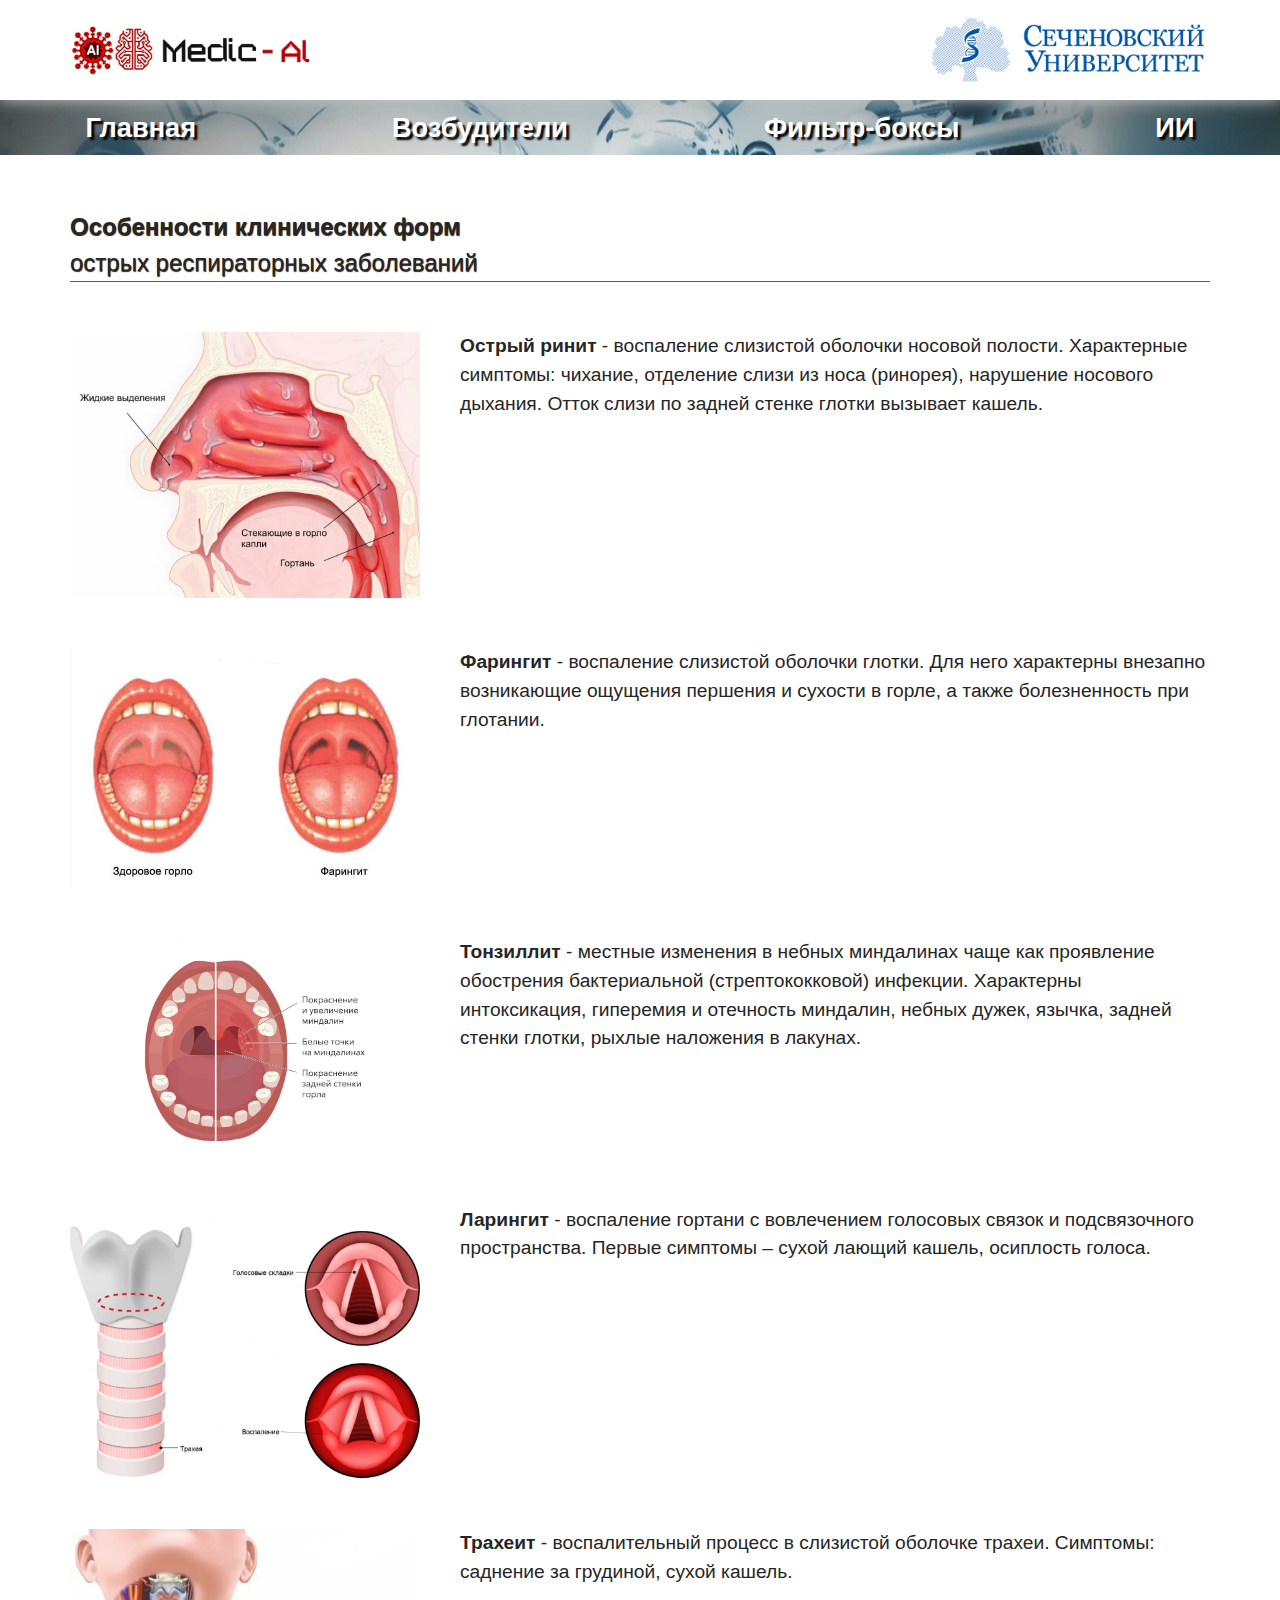
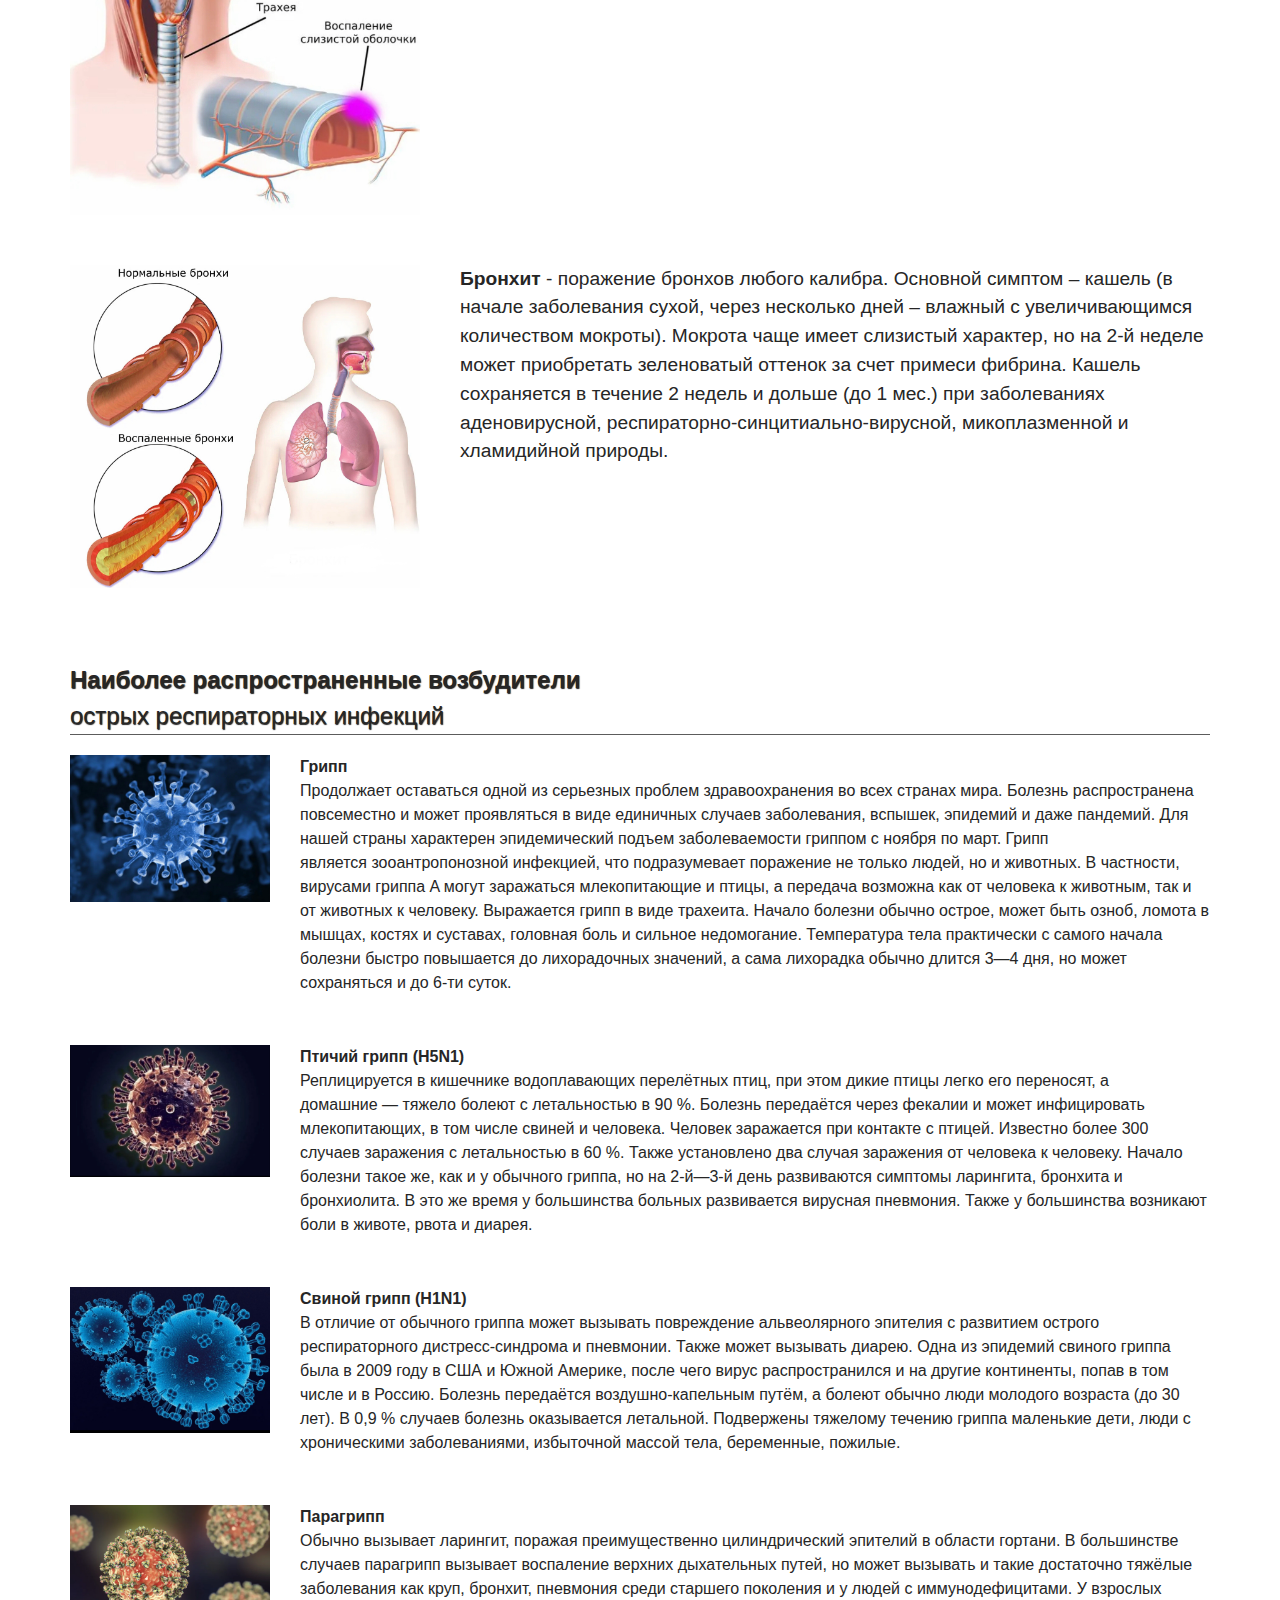
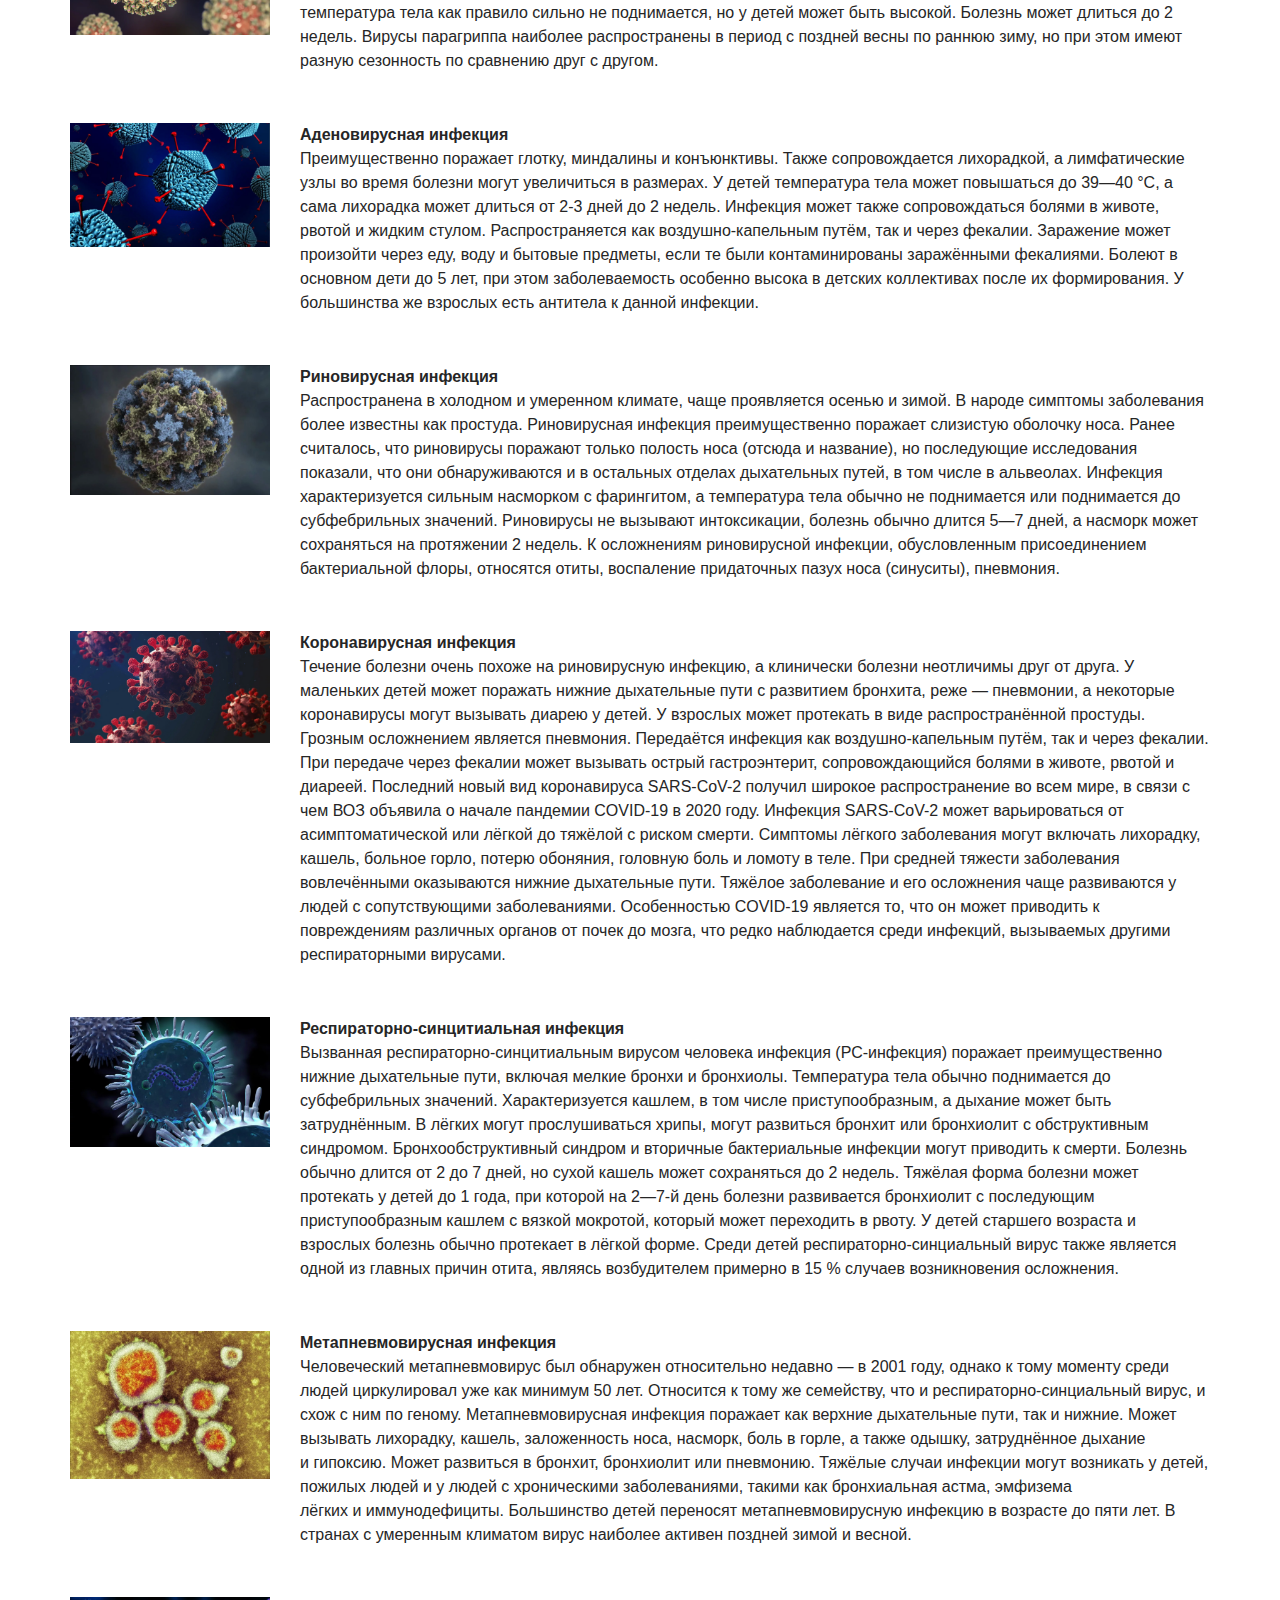
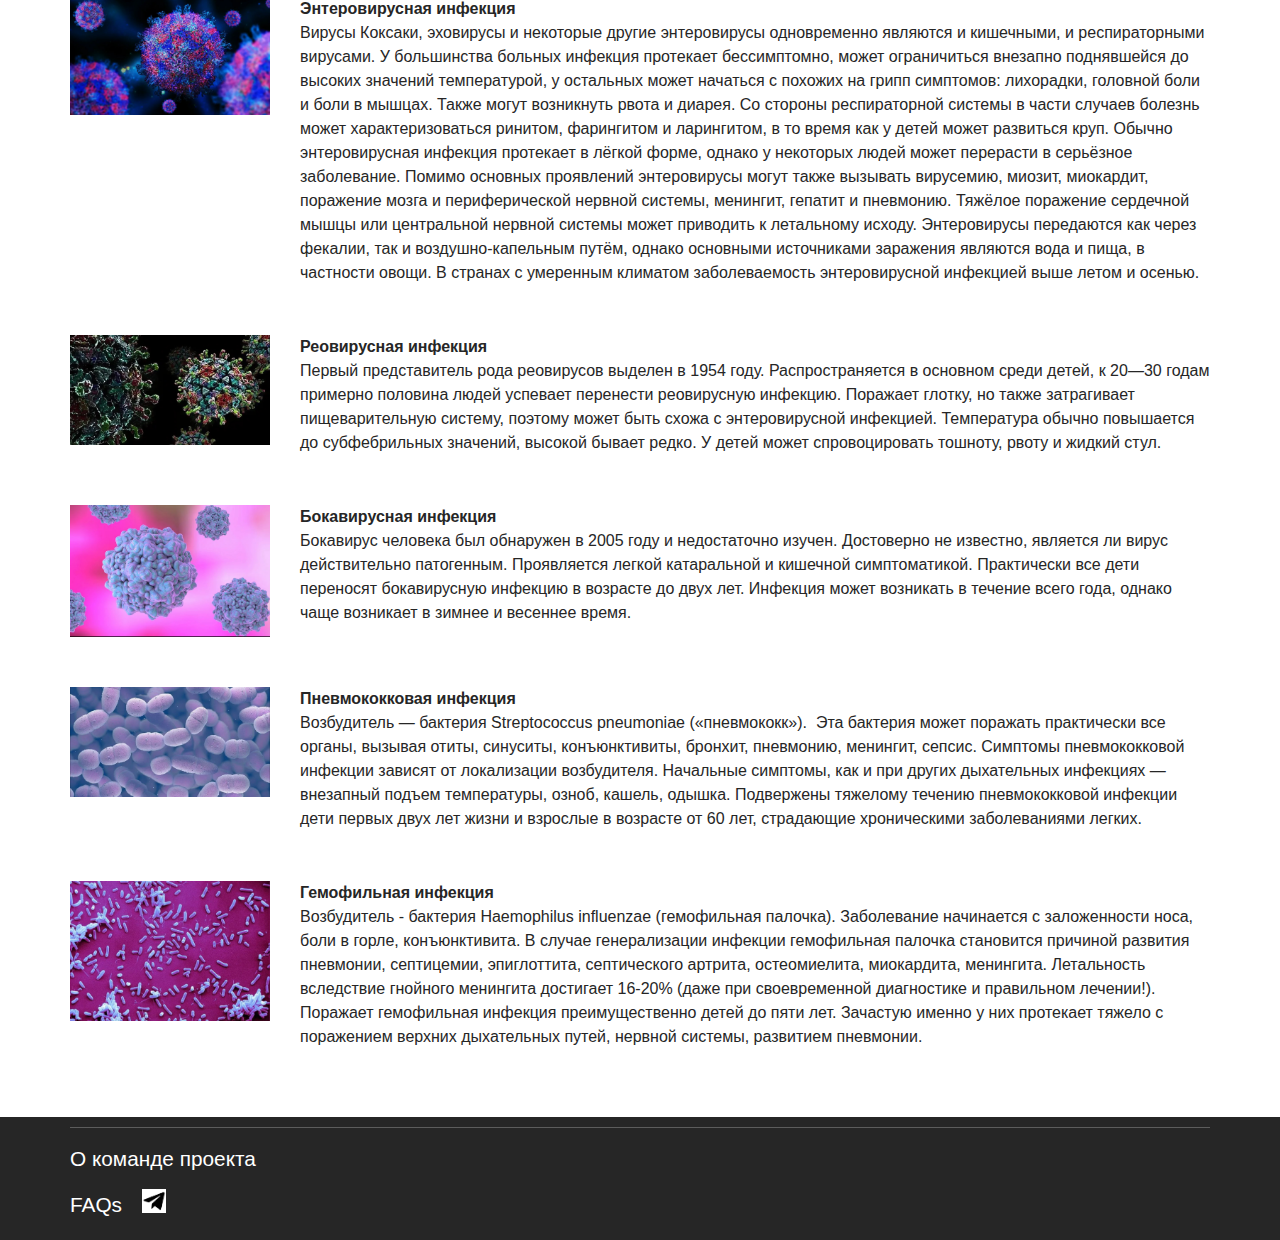
<file: zaraza.html>
<!DOCTYPE html>
<html lang="ru">

<head>
  <meta charset="UTF-8">
  <link rel="stylesheet" href="CSS/!main.css">
 
  <title>Возбудители ОРЗ</title>
</head>

<body>

  <div class="nav">
    <div class="nav-panel container">
      <div class="nav-logo">
        <a href="index.html"><img src="PHOTO/logomed.png"></a>
      </div>
      <div class="nav-cabinet">
        <a href="https://www.sechenov.ru"><img src="PHOTO/logosech.jpg"></a>
      </div>
    </div>
  </div>

  <div class="stranici">
    <div class="tabs1"><a href="index.html"><b>Главная</b></a></div> 
    <div class="tabs2"><a href="zaraza.html"><b>Возбудители</b></a></div>
    <div class="tabs3"><a href="filtrbox.html"><b>Фильтр-боксы</b></a></div>
    <div class="tabs3"><a href="iscint.html"><b>ИИ</b></a></div>
  </div>

  <div class="container">
 <br>
    <h2><strong>Особенности клинических форм </strong></h2>
    <h3>острых респираторных заболеваний</h3>
    <hr class="footer-hr"></hr>

    <div class="stores-cordis">
      <div class="stores-card-pic">
      <img src="PHOTO/1.jpg">
      </div>
      <div><b>Острый ринит</b> - воспаление слизистой оболочки носовой полости. Характерные симптомы: чихание, отделение слизи из носа (ринорея), нарушение носового дыхания. Отток слизи по задней стенке глотки вызывает кашель.</div>
      <div class="stores-card-pic">
      <img src="PHOTO/2.jpg">
      </div>
      <div><b>Фарингит</b> - воспаление слизистой оболочки глотки. Для него характерны внезапно возникающие ощущения першения и сухости в горле, а также болезненность при глотании.</div>
      <div class="stores-card-pic">
      <img src="PHOTO/3.jpg">
      </div>
      <div><b>Тонзиллит</b> - местные изменения в небных миндалинах чаще как проявление обострения бактериальной (стрептококковой) инфекции. Характерны интоксикация, гиперемия и отечность миндалин, небных дужек, язычка, задней стенки глотки, рыхлые наложения в лакунах.</div>
      <div class="stores-card-pic">
      <img src="PHOTO/4.jpg">
      </div>
      <div><b>Ларингит</b> - воспаление гортани с вовлечением голосовых связок и подсвязочного пространства. Первые симптомы – сухой лающий кашель, осиплость голоса.</div>
      <div class="stores-card-pic">
      <img src="PHOTO/5.jpg">
      </div>
      <div><b>Трахеит</b> - воспалительный процесс в слизистой оболочке трахеи. Симптомы: саднение за грудиной, сухой кашель.</div>
      <div class="stores-card-pic">
      <img src="PHOTO/6.jpg">
      </div>
      <div><b>Бронхит</b> - поражение бронхов любого калибра. Основной симптом – кашель (в начале заболевания сухой, через несколько дней – влажный с увеличивающимся количеством мокроты). Мокрота чаще имеет слизистый характер, но на 2-й неделе может приобретать зеленоватый оттенок за счет примеси фибрина. Кашель сохраняется в течение 2 недель и дольше (до 1 мес.) при заболеваниях аденовирусной, респираторно-синцитиально-вирусной, микоплазменной и хламидийной природы.</div>
    </div>
    <br>

    <h2><strong>Наиболее распространенные возбудители</strong></h2>
    <h3>острых респираторных инфекций</h3>
    <hr class="footer-hr"></hr>

    <div class="stores-cordes">
      <div class="stores-card-pic">
      <img src="PHOTO/11.jpg">
      </div>
      <div><b>Грипп</b><br> Продолжает оставаться одной из серьезных проблем здравоохранения во всех странах мира. Болезнь распространена повсеместно и может проявляться в виде единичных случаев заболевания, вспышек, эпидемий и даже пандемий. Для нашей страны характерен эпидемический подъем заболеваемости гриппом с ноября по март. 
        Грипп является зооантропонозной инфекцией, что подразумевает поражение не только людей, но и животных. В частности, вирусами гриппа A могут заражаться млекопитающие и птицы, а передача возможна как от человека к животным, так и от животных к человеку. 
        Выражается грипп в виде трахеита.
        Начало болезни обычно острое, может быть озноб, ломота в мышцах, костях и суставах, головная боль и сильное недомогание. Температура тела практически с самого начала болезни быстро повышается до лихорадочных значений, а сама лихорадка обычно длится 3—4 дня, но может сохраняться и до 6-ти суток.</div>
      <div class="stores-card-pic">
      <img src="PHOTO/12.jpg">
      </div>
      <div><b>Птичий грипп (H5N1)</b><br> Реплицируется в кишечнике водоплавающих перелётных птиц, при этом дикие птицы легко его переносят, а домашние — тяжело болеют с летальностью в 90 %. Болезнь передаётся через фекалии и может инфицировать млекопитающих, в том числе свиней и человека. Человек заражается при контакте с птицей. Известно более 300 случаев заражения с летальностью в 60 %. Также установлено два случая заражения от человека к человеку.
        Начало болезни такое же, как и у обычного гриппа, но на 2-й—3-й день развиваются симптомы ларингита, бронхита и бронхиолита. В это же время у большинства больных развивается вирусная пневмония. Также у большинства возникают боли в животе, рвота и диарея.</div>
      <div class="stores-card-pic">
      <img src="PHOTO/13.jpg">
      </div>
      <div><b>Свиной грипп (H1N1)</b><br> В отличие от обычного гриппа может вызывать повреждение альвеолярного эпителия с развитием острого респираторного дистресс-синдрома и пневмонии. Также может вызывать диарею.
        Одна из эпидемий свиного гриппа была в 2009 году в США и Южной Америке, после чего вирус распространился и на другие континенты, попав в том числе и в Россию. Болезнь передаётся воздушно-капельным путём, а болеют обычно люди молодого возраста (до 30 лет). В 0,9 % случаев болезнь оказывается летальной.
        Подвержены тяжелому течению гриппа маленькие дети, люди с хроническими заболеваниями, избыточной массой тела, беременные, пожилые. </div>
      <div class="stores-card-pic">
      <img src="PHOTO/14.jpg">
      </div>
      <div><b>Парагрипп</b><br> Обычно вызывает ларингит, поражая преимущественно цилиндрический эпителий в области гортани. В большинстве случаев парагрипп вызывает воспаление верхних дыхательных путей, но может вызывать и такие достаточно тяжёлые заболевания как круп, бронхит, пневмония среди старшего поколения и у людей с иммунодефицитами. У взрослых температура тела как правило сильно не поднимается, но у детей может быть высокой. Болезнь может длиться до 2 недель.
        Вирусы парагриппа наиболее распространены в период с поздней весны по раннюю зиму, но при этом имеют разную сезонность по сравнению друг с другом.</div>
      <div class="stores-card-pic">
      <img src="PHOTO/15.jpg">
      </div>
      <div><b>Аденовирусная инфекция</b><br> Преимущественно поражает глотку, миндалины и конъюнктивы. Также сопровождается лихорадкой, а лимфатические узлы во время болезни могут увеличиться в размерах. У детей температура тела может повышаться до 39—40 °C, а сама лихорадка может длиться от 2-3 дней до 2 недель. Инфекция может также сопровождаться болями в животе, рвотой и жидким стулом.
        Распространяется как воздушно-капельным путём, так и через фекалии. Заражение может произойти через еду, воду и бытовые предметы, если те были контаминированы заражёнными фекалиями. Болеют в основном дети до 5 лет, при этом заболеваемость особенно высока в детских коллективах после их формирования. У большинства же взрослых есть антитела к данной инфекции.</div>
      <div class="stores-card-pic">
      <img src="PHOTO/16.jpg">
      </div>
      <div><b>Риновирусная инфекция</b><br> Распространена в холодном и умеренном климате, чаще проявляется осенью и зимой. В народе симптомы заболевания более известны как простуда.
        Риновирусная инфекция преимущественно поражает слизистую оболочку носа. Ранее считалось, что риновирусы поражают только полость носа (отсюда и название), но последующие исследования показали, что они обнаруживаются и в остальных отделах дыхательных путей, в том числе в альвеолах. Инфекция характеризуется сильным насморком с фарингитом, а температура тела обычно не поднимается или поднимается до субфебрильных значений. Риновирусы не вызывают интоксикации, болезнь обычно длится 5—7 дней, а насморк может сохраняться на протяжении 2 недель.
        К осложнениям риновирусной инфекции, обусловленным присоединением бактериальной флоры, относятся отиты, воспаление придаточных пазух носа (синуситы), пневмония.</div>
      <div class="stores-card-pic">
      <img src="PHOTO/17.jpg">
      </div>
      <div><b>Коронавирусная инфекция</b><br> Течение болезни очень похоже на риновирусную инфекцию, а клинически болезни неотличимы друг от друга. У маленьких детей может поражать нижние дыхательные пути с развитием бронхита, реже — пневмонии, а некоторые коронавирусы могут вызывать диарею у детей. У взрослых может протекать в виде распространённой простуды. Грозным осложнением является пневмония.
        Передаётся инфекция как воздушно-капельным путём, так и через фекалии. При передаче через фекалии может вызывать острый гастроэнтерит, сопровождающийся болями в животе, рвотой и диареей.
        Последний новый вид коронавируса SARS-CoV-2 получил широкое распространение во всем мире, в связи с чем ВОЗ объявила о начале пандемии COVID-19 в 2020 году.
        Инфекция SARS-CoV-2 может варьироваться от асимптоматической или лёгкой до тяжёлой с риском смерти. Симптомы лёгкого заболевания могут включать лихорадку, кашель, больное горло, потерю обоняния, головную боль и ломоту в теле. При средней тяжести заболевания вовлечёнными оказываются нижние дыхательные пути. Тяжёлое заболевание и его осложнения чаще развиваются у людей с сопутствующими заболеваниями. Особенностью COVID-19 является то, что он может приводить к повреждениям различных органов от почек до мозга, что редко наблюдается среди инфекций, вызываемых другими респираторными вирусами.</div>
      <div class="stores-card-pic">
      <img src="PHOTO/18.jpg">
      </div>
      <div><b>Респираторно-синцитиальная инфекция</b><br> Вызванная респираторно-синцитиальным вирусом человека инфекция (РС-инфекция) поражает преимущественно нижние дыхательные пути, включая мелкие бронхи и бронхиолы. Температура тела обычно поднимается до субфебрильных значений. Характеризуется кашлем, в том числе приступообразным, а дыхание может быть затруднённым. В лёгких могут прослушиваться хрипы, могут развиться бронхит или бронхиолит с обструктивным синдромом. Бронхообструктивный синдром и вторичные бактериальные инфекции могут приводить к смерти. Болезнь обычно длится от 2 до 7 дней, но сухой кашель может сохраняться до 2 недель.
        Тяжёлая форма болезни может протекать у детей до 1 года, при которой на 2—7-й день болезни развивается бронхиолит с последующим приступообразным кашлем с вязкой мокротой, который может переходить в рвоту. У детей старшего возраста и взрослых болезнь обычно протекает в лёгкой форме. Среди детей респираторно-синциальный вирус также является одной из главных причин отита, являясь возбудителем примерно в 15 % случаев возникновения осложнения.</div>
      <div class="stores-card-pic">
      <img src="PHOTO/19.jpg">
      </div>
      <div><b>Метапневмовирусная инфекция</b><br> Человеческий метапневмовирус был обнаружен относительно недавно — в 2001 году, однако к тому моменту среди людей циркулировал уже как минимум 50 лет. Относится к тому же семейству, что и респираторно-синциальный вирус, и схож с ним по геному. Метапневмовирусная инфекция поражает как верхние дыхательные пути, так и нижние. Может вызывать лихорадку, кашель, заложенность носа, насморк, боль в горле, а также одышку, затруднённое дыхание и гипоксию. Может развиться в бронхит, бронхиолит или пневмонию.
        Тяжёлые случаи инфекции могут возникать у детей, пожилых людей и у людей с хроническими заболеваниями, такими как бронхиальная астма, эмфизема лёгких и иммунодефициты.
        Большинство детей переносят метапневмовирусную инфекцию в возрасте до пяти лет. В странах с умеренным климатом вирус наиболее активен поздней зимой и весной.</div>
      <div class="stores-card-pic">
      <img src="PHOTO/20.jpg">
      </div>
      <div><b>Энтеровирусная инфекция</b><br> Вирусы Коксаки, эховирусы и некоторые другие энтеровирусы одновременно являются и кишечными, и респираторными вирусами. У большинства больных инфекция протекает бессимптомно, может ограничиться внезапно поднявшейся до высоких значений температурой, у остальных может начаться с похожих на грипп симптомов: лихорадки, головной боли и боли в мышцах. Также могут возникнуть рвота и диарея. Со стороны респираторной системы в части случаев болезнь может характеризоваться ринитом, фарингитом и ларингитом, в то время как у детей может развиться круп.
        Обычно энтеровирусная инфекция протекает в лёгкой форме, однако у некоторых людей может перерасти в серьёзное заболевание. Помимо основных проявлений энтеровирусы могут также вызывать вирусемию, миозит, миокардит, поражение мозга и периферической нервной системы, менингит, гепатит и пневмонию. Тяжёлое поражение сердечной мышцы или центральной нервной системы может приводить к летальному исходу.
        Энтеровирусы передаются как через фекалии, так и воздушно-капельным путём, однако основными источниками заражения являются вода и пища, в частности овощи. В странах с умеренным климатом заболеваемость энтеровирусной инфекцией выше летом и осенью.</div>
      <div class="stores-card-pic">
      <img src="PHOTO/21.jpg">
      </div>
      <div><b>Реовирусная инфекция</b><br> Первый представитель рода реовирусов выделен в 1954 году. Распространяется в основном среди детей, к 20—30 годам примерно половина людей успевает перенести реовирусную инфекцию. Поражает глотку, но также затрагивает пищеварительную систему, поэтому может быть схожа с энтеровирусной инфекцией. Температура обычно повышается до субфебрильных значений, высокой бывает редко. У детей может спровоцировать тошноту, рвоту и жидкий стул.</div>
      <div class="stores-card-pic">
      <img src="PHOTO/22.jpg">
      </div>
      <div><b>Бокавирусная инфекция</b><br> Бокавирус человека был обнаружен в 2005 году и недостаточно изучен. Достоверно не известно, является ли вирус действительно патогенным. Проявляется легкой катаральной и кишечной симптоматикой.
        Практически все дети переносят бокавирусную инфекцию в возрасте до двух лет. Инфекция может возникать в течение всего года, однако чаще возникает в зимнее и весеннее время.</div>
      <div class="stores-card-pic">
      <img src="PHOTO/23.jpg">
      </div>
      <div><b>Пневмококковая инфекция</b><br> Возбудитель — бактерия Streptococcus pneumoniae («пневмококк»). 
        Эта бактерия может поражать практически все органы, вызывая отиты, синуситы, конъюнктивиты, бронхит, пневмонию, менингит, сепсис.
        Симптомы пневмококковой инфекции зависят от локализации возбудителя. Начальные симптомы, как и при других дыхательных инфекциях — внезапный подъем температуры, озноб, кашель, одышка.
        Подвержены тяжелому течению пневмококковой инфекции дети первых двух лет жизни и взрослые в возрасте от 60 лет, страдающие хроническими заболеваниями легких.</div>
      <div class="stores-card-pic">
      <img src="PHOTO/24.jpg">
      </div>
      <div><b>Гемофильная инфекция</b><br> Возбудитель - бактерия Haemophilus influenzaе (гемофильная палочка).
        Заболевание начинается с заложенности носа, боли в горле, конъюнктивита. В случае генерализации инфекции гемофильная палочка становится причиной развития пневмонии, септицемии, эпиглоттита, септического артрита, остеомиелита, миокардита, менингита.
        Летальность вследствие гнойного менингита достигает 16-20% (даже при своевременной диагностике и правильном лечении!).
        Поражает гемофильная инфекция преимущественно детей до пяти лет. Зачастую именно у них протекает тяжело с поражением верхних дыхательных путей, нервной системы, развитием пневмонии.</div>
    </div>
  </div>
<br>
<br>

<div class="footer">
  <div class="container">
    <hr class="footer-hr"></hr>
    <div class="footer-links"><a href="artem.html">О команде проекта</a></div>
    <div class="footer-links"><a href="http://t.me/mrblackarty">FAQs</a><img src="PHOTO/teleg.png"></div>
  </div>
</div>

</body>
</html>
</file>
<file: CSS/!main.css>
@import 'common.css';
@import 'index.css';
@import 'zarfiltisc.css';
</file>
